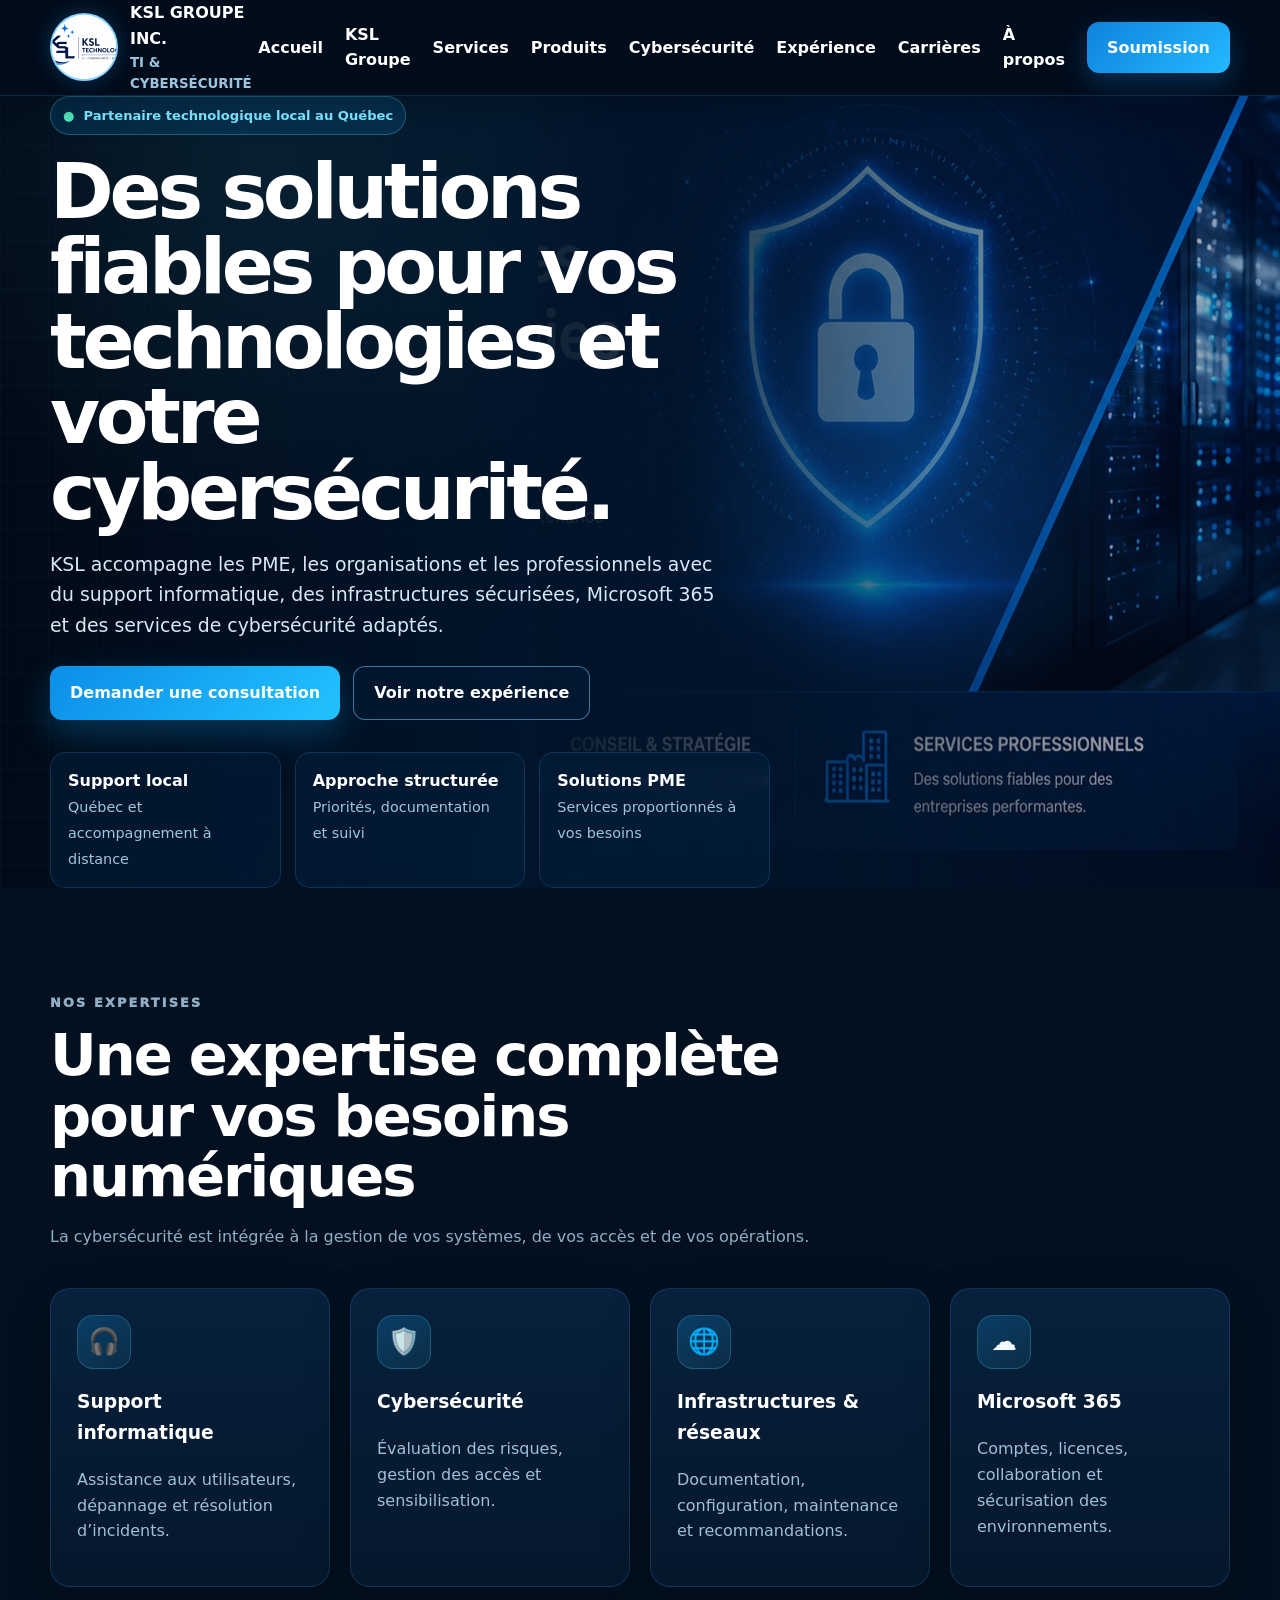
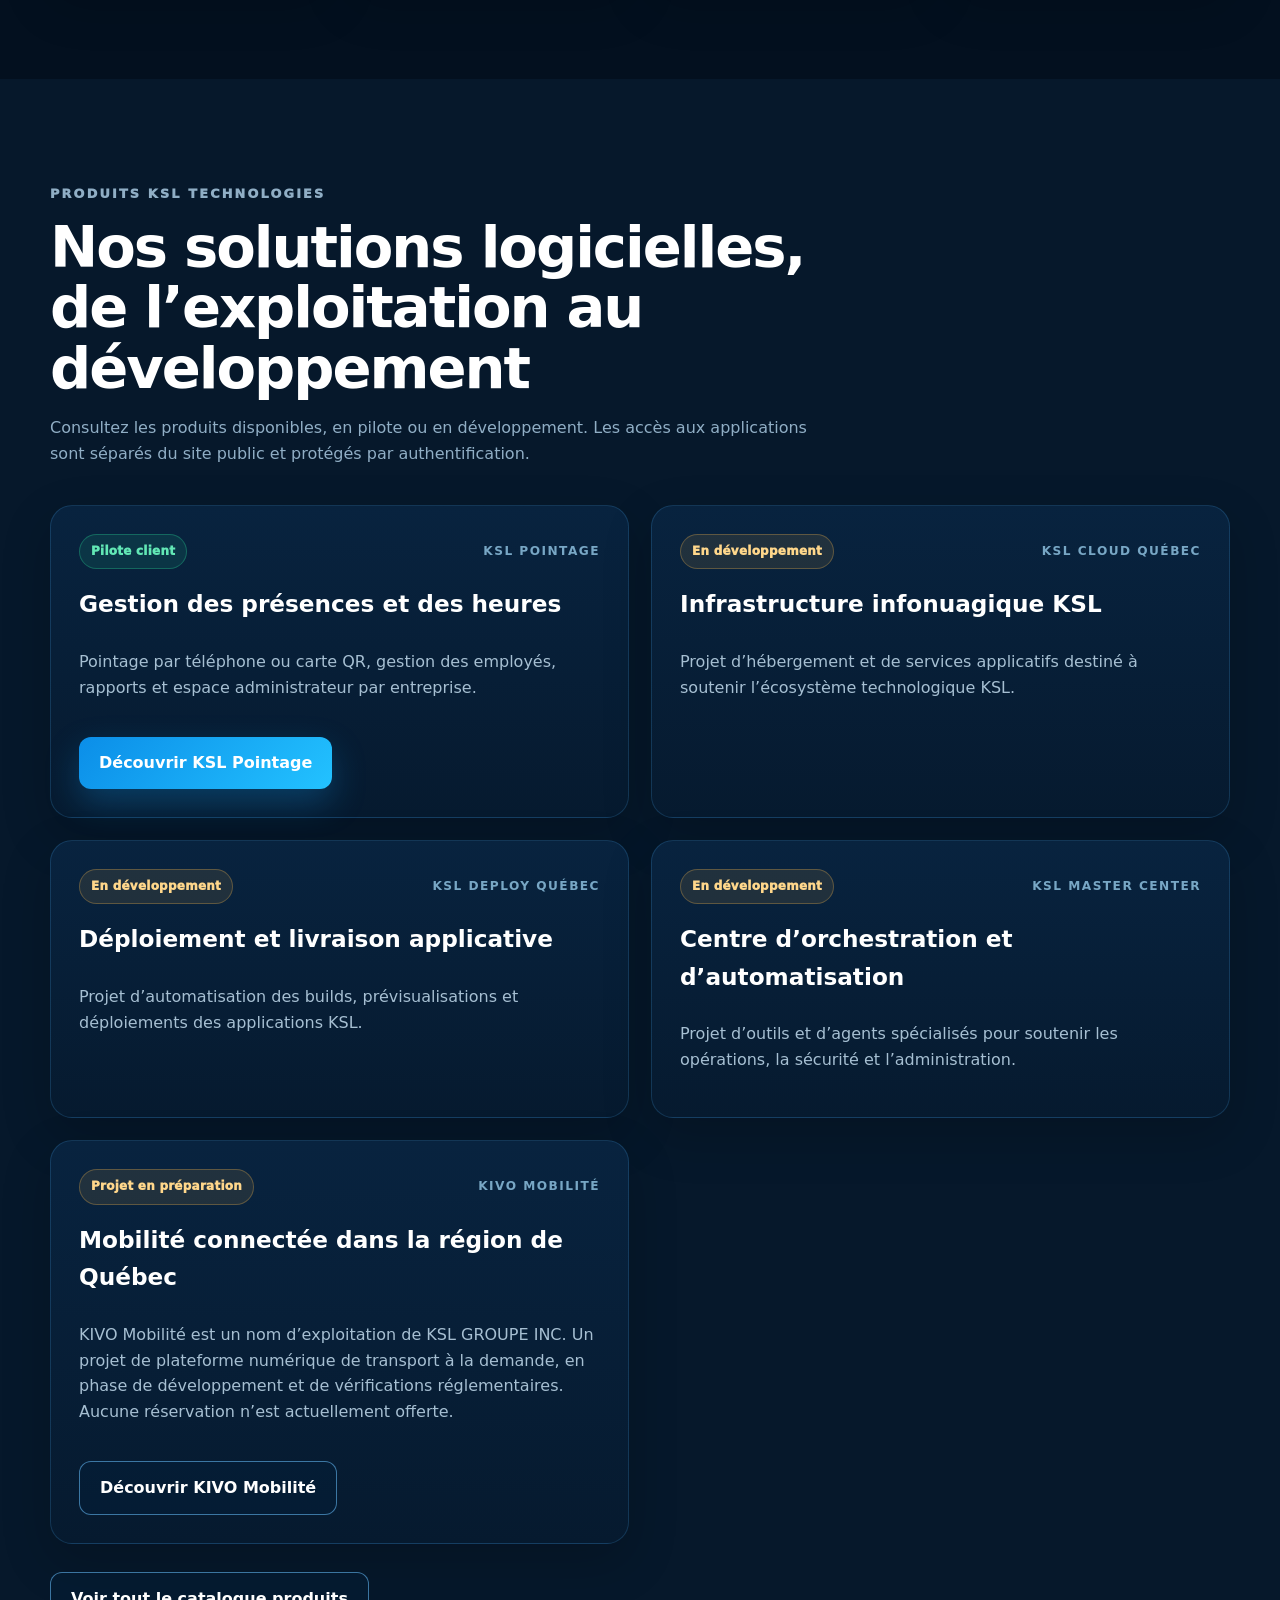
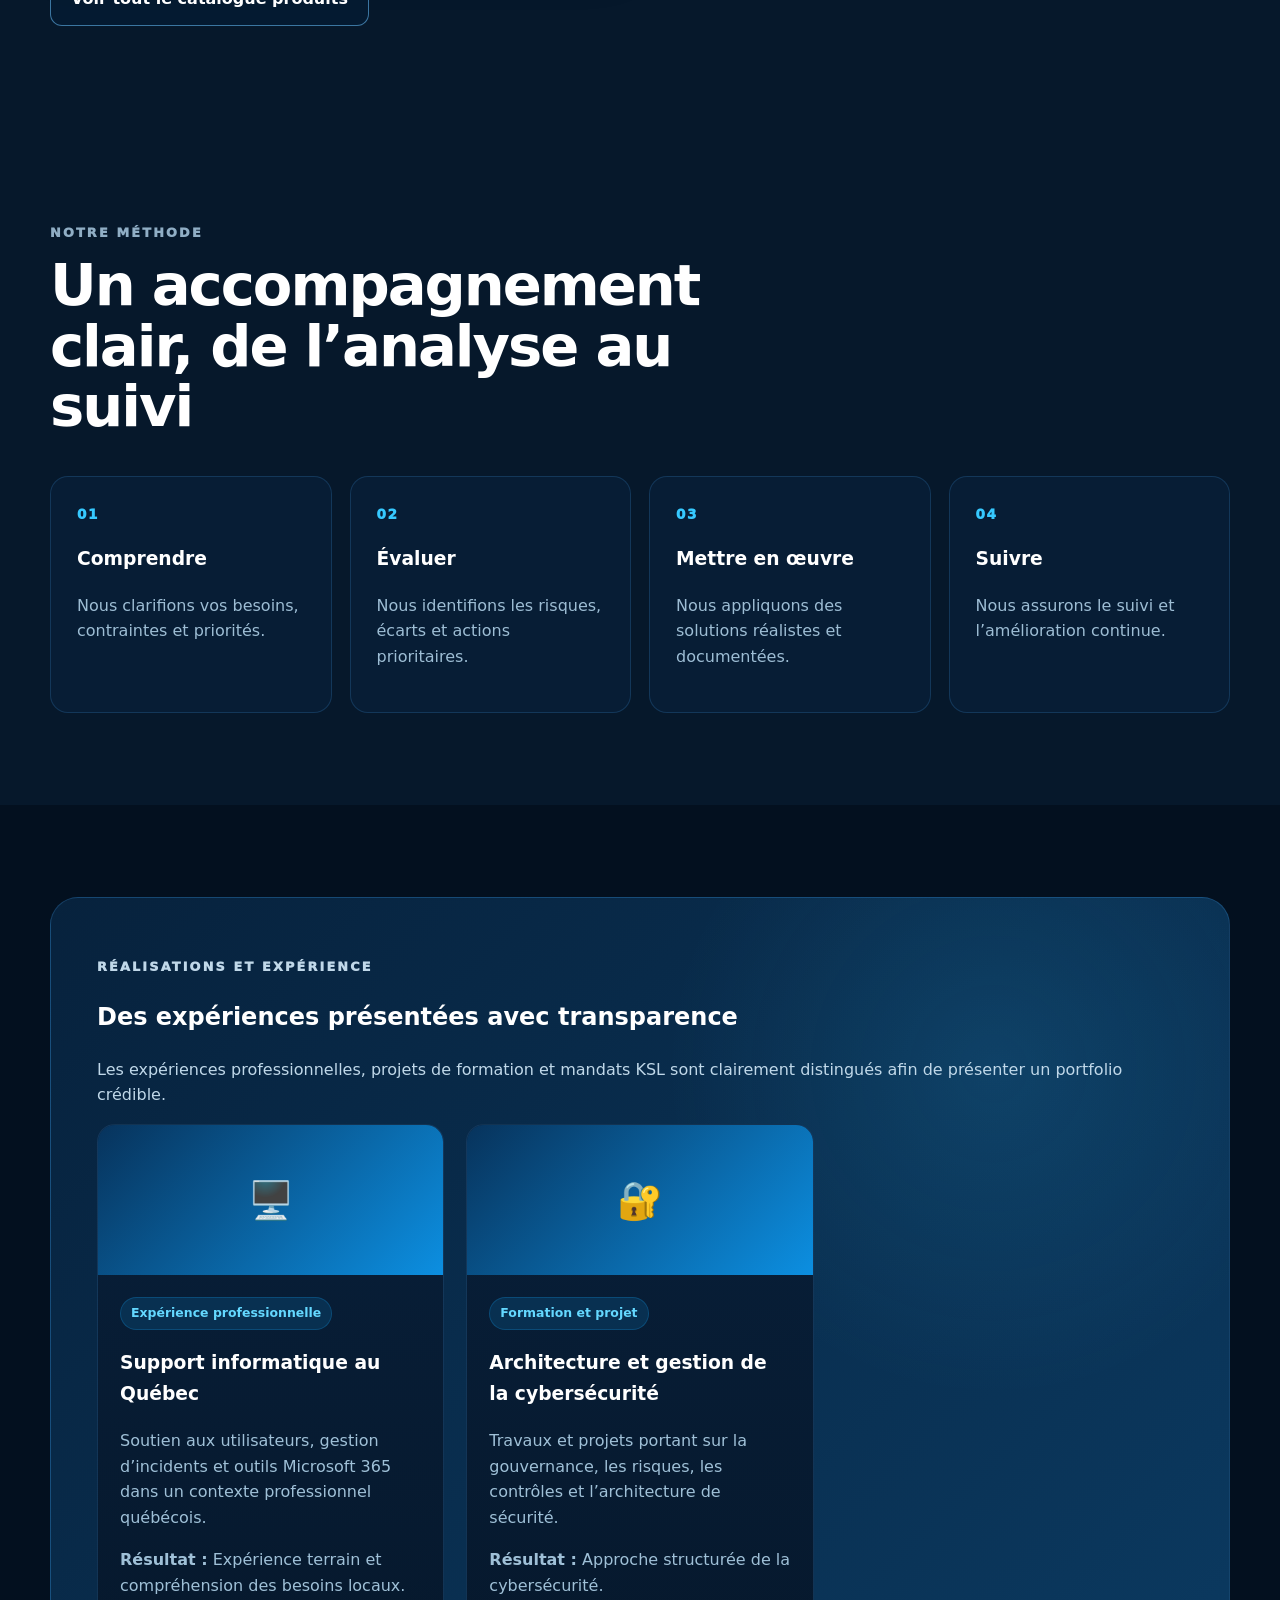
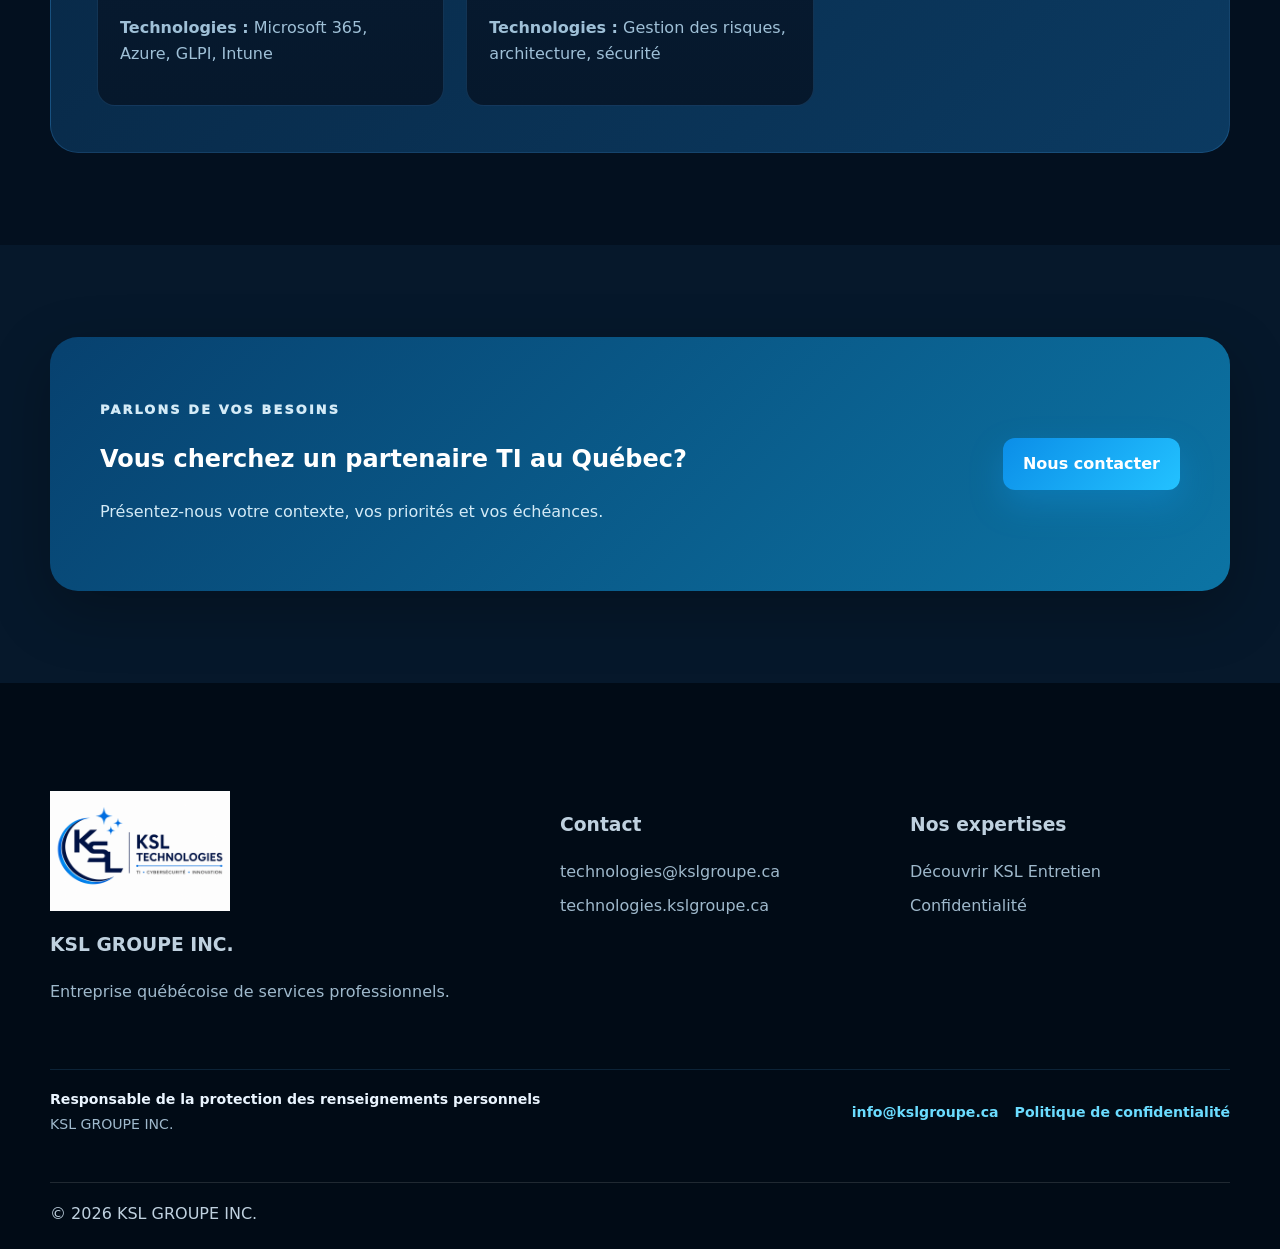
<file: index.html>
<!doctype html><html lang="fr-CA"><head><meta charset="utf-8"><meta name="viewport" content="width=device-width,initial-scale=1"><title>KSL TI & cybersécurité | Québec</title><meta name="description" content="Support informatique, cybersécurité, infrastructures et Microsoft 365 pour PME au Québec."><link rel="canonical" href="https://technologies.kslgroupe.ca/"><link rel="icon" href="/assets/img/favicon.png"><link rel="stylesheet" href="/assets/css/site.css"></head><body><header class="site-header"><div class="container nav"><a class="brand" href="/"><img src="/assets/img/logo-technologies.png" alt="Logo KSL"><span>KSL GROUPE INC.<small>TI & CYBERSÉCURITÉ</small></span></a><button class="menu">Menu</button><nav class="links"><a href="/index.html">Accueil</a><a href="https://kslgroupe.ca/">KSL Groupe</a><a href="/services.html">Services</a><a href="/cybersecurite.html">Cybersécurité</a><a href="/realisations.html">Expérience</a><a href="/carrieres.html">Carrières</a><a href="/a-propos.html">À propos</a><a class="btn btn-primary" href="/soumission.html">Soumission</a></nav></div></header><main>
<section class="hero-v4"><div class="container"><div class="hero-content reveal"><span class="hero-badge">Partenaire technologique local au Québec</span><h1>Des solutions fiables pour vos technologies et votre cybersécurité.</h1><p>KSL accompagne les PME, les organisations et les professionnels avec du support informatique, des infrastructures sécurisées, Microsoft 365 et des services de cybersécurité adaptés.</p><div class="actions"><a class="btn btn-premium" href="/soumission.html">Demander une consultation</a><a class="btn btn-ghost" href="/realisations.html">Voir notre expérience</a></div><div class="hero-metrics"><div class="metric"><strong>Support local</strong><span>Québec et accompagnement à distance</span></div><div class="metric"><strong>Approche structurée</strong><span>Priorités, documentation et suivi</span></div><div class="metric"><strong>Solutions PME</strong><span>Services proportionnés à vos besoins</span></div></div></div></div></section>
<section class="premium-section"><div class="container"><div class="head reveal"><p class="eyebrow">Nos expertises</p><h2>Une expertise complète pour vos besoins numériques</h2><p>La cybersécurité est intégrée à la gestion de vos systèmes, de vos accès et de vos opérations.</p></div><div class="premium-grid"><article class="premium-card reveal"><div class="premium-icon">🎧</div><h3>Support informatique</h3><p>Assistance aux utilisateurs, dépannage et résolution d’incidents.</p></article><article class="premium-card reveal"><div class="premium-icon">🛡️</div><h3>Cybersécurité</h3><p>Évaluation des risques, gestion des accès et sensibilisation.</p></article><article class="premium-card reveal"><div class="premium-icon">🌐</div><h3>Infrastructures & réseaux</h3><p>Documentation, configuration, maintenance et recommandations.</p></article><article class="premium-card reveal"><div class="premium-icon">☁️</div><h3>Microsoft 365</h3><p>Comptes, licences, collaboration et sécurisation des environnements.</p></article></div></div></section>

<section class="premium-section alt" id="produits-ksl">
  <div class="container">
    <div class="head reveal">
      <p class="eyebrow">Produits KSL Technologies</p>
      <h2>Nos solutions logicielles, de l’exploitation au développement</h2>
      <p>Consultez les produits disponibles, en pilote ou en développement. Les accès aux applications sont séparés du site public et protégés par authentification.</p>
    </div>
    <div class="product-grid">
      <article class="product-card reveal">
        <div class="product-topline"><span class="status-badge status-pilot">Pilote client</span><span class="product-code">KSL POINTAGE</span></div>
        <h3>Gestion des présences et des heures</h3>
        <p>Pointage par téléphone ou carte QR, gestion des employés, rapports et espace administrateur par entreprise.</p>
        <div class="product-actions"><a class="btn btn-premium" href="/ksl-pointage.html">Découvrir KSL Pointage</a></div>
      </article>
      <article class="product-card reveal">
        <div class="product-topline"><span class="status-badge status-dev">En développement</span><span class="product-code">KSL CLOUD QUÉBEC</span></div>
        <h3>Infrastructure infonuagique KSL</h3>
        <p>Projet d’hébergement et de services applicatifs destiné à soutenir l’écosystème technologique KSL.</p>
      </article>
      <article class="product-card reveal">
        <div class="product-topline"><span class="status-badge status-dev">En développement</span><span class="product-code">KSL DEPLOY QUÉBEC</span></div>
        <h3>Déploiement et livraison applicative</h3>
        <p>Projet d’automatisation des builds, prévisualisations et déploiements des applications KSL.</p>
      </article>
      <article class="product-card reveal">
        <div class="product-topline"><span class="status-badge status-dev">En développement</span><span class="product-code">KSL MASTER CENTER</span></div>
        <h3>Centre d’orchestration et d’automatisation</h3>
        <p>Projet d’outils et d’agents spécialisés pour soutenir les opérations, la sécurité et l’administration.</p>
      </article>
      <article class="product-card reveal">
        <div class="product-topline"><span class="status-badge status-dev">Projet en préparation</span><span class="product-code">KIVO MOBILITÉ</span></div>
        <h3>Mobilité connectée dans la région de Québec</h3>
        <p>KIVO Mobilité est un nom d’exploitation de KSL GROUPE INC. Un projet de plateforme numérique de transport à la demande, en phase de développement et de vérifications réglementaires. Aucune réservation n’est actuellement offerte.</p>
        <div class="product-actions"><a class="btn btn-ghost" href="https://kivo.kslgroupe.ca/" target="_blank" rel="noopener noreferrer">Découvrir KIVO Mobilité</a></div>
      </article>
    </div>
    <div class="product-catalog-link reveal"><a class="btn btn-ghost" href="/produits.html">Voir tout le catalogue produits</a></div>
  </div>
</section>
<section class="premium-section alt"><div class="container"><div class="head reveal"><p class="eyebrow">Notre méthode</p><h2>Un accompagnement clair, de l’analyse au suivi</h2></div><div class="process"><article class="process-step reveal"><h3>Comprendre</h3><p>Nous clarifions vos besoins, contraintes et priorités.</p></article><article class="process-step reveal"><h3>Évaluer</h3><p>Nous identifions les risques, écarts et actions prioritaires.</p></article><article class="process-step reveal"><h3>Mettre en œuvre</h3><p>Nous appliquons des solutions réalistes et documentées.</p></article><article class="process-step reveal"><h3>Suivre</h3><p>Nous assurons le suivi et l’amélioration continue.</p></article></div></div></section>
<section class="premium-section"><div class="container"><div class="case-band reveal"><p class="eyebrow">Réalisations et expérience</p><h2>Des expériences présentées avec transparence</h2><p>Les expériences professionnelles, projets de formation et mandats KSL sont clairement distingués afin de présenter un portfolio crédible.</p><div class="portfolio-grid" data-portfolio class="portfolio-grid portfolio-grid-spaced"></div></div></div></section>
<section class="premium-section alt"><div class="container premium-cta reveal"><div><p class="eyebrow">Parlons de vos besoins</p><h2>Vous cherchez un partenaire TI au Québec?</h2><p>Présentez-nous votre contexte, vos priorités et vos échéances.</p></div><a class="btn btn-premium" href="/soumission.html">Nous contacter</a></div></section>
</main><footer class="footer"><div class="container footer-grid"><div><img src="/assets/img/logo-technologies.png"><h3>KSL GROUPE INC.</h3><p>Entreprise québécoise de services professionnels.</p></div><div><h3>Contact</h3><a href="mailto:technologies@kslgroupe.ca">technologies@kslgroupe.ca</a><a href="https://technologies.kslgroupe.ca">technologies.kslgroupe.ca</a></div><div><h3>Nos expertises</h3><a href="https://entretien.kslgroupe.ca/">Découvrir KSL Entretien</a><a href="/confidentialite.html">Confidentialité</a></div></div><div class="container bottom">© <span data-year></span> KSL GROUPE INC.</div></footer><script src="/assets/js/site.js"></script></body></html>
</file>
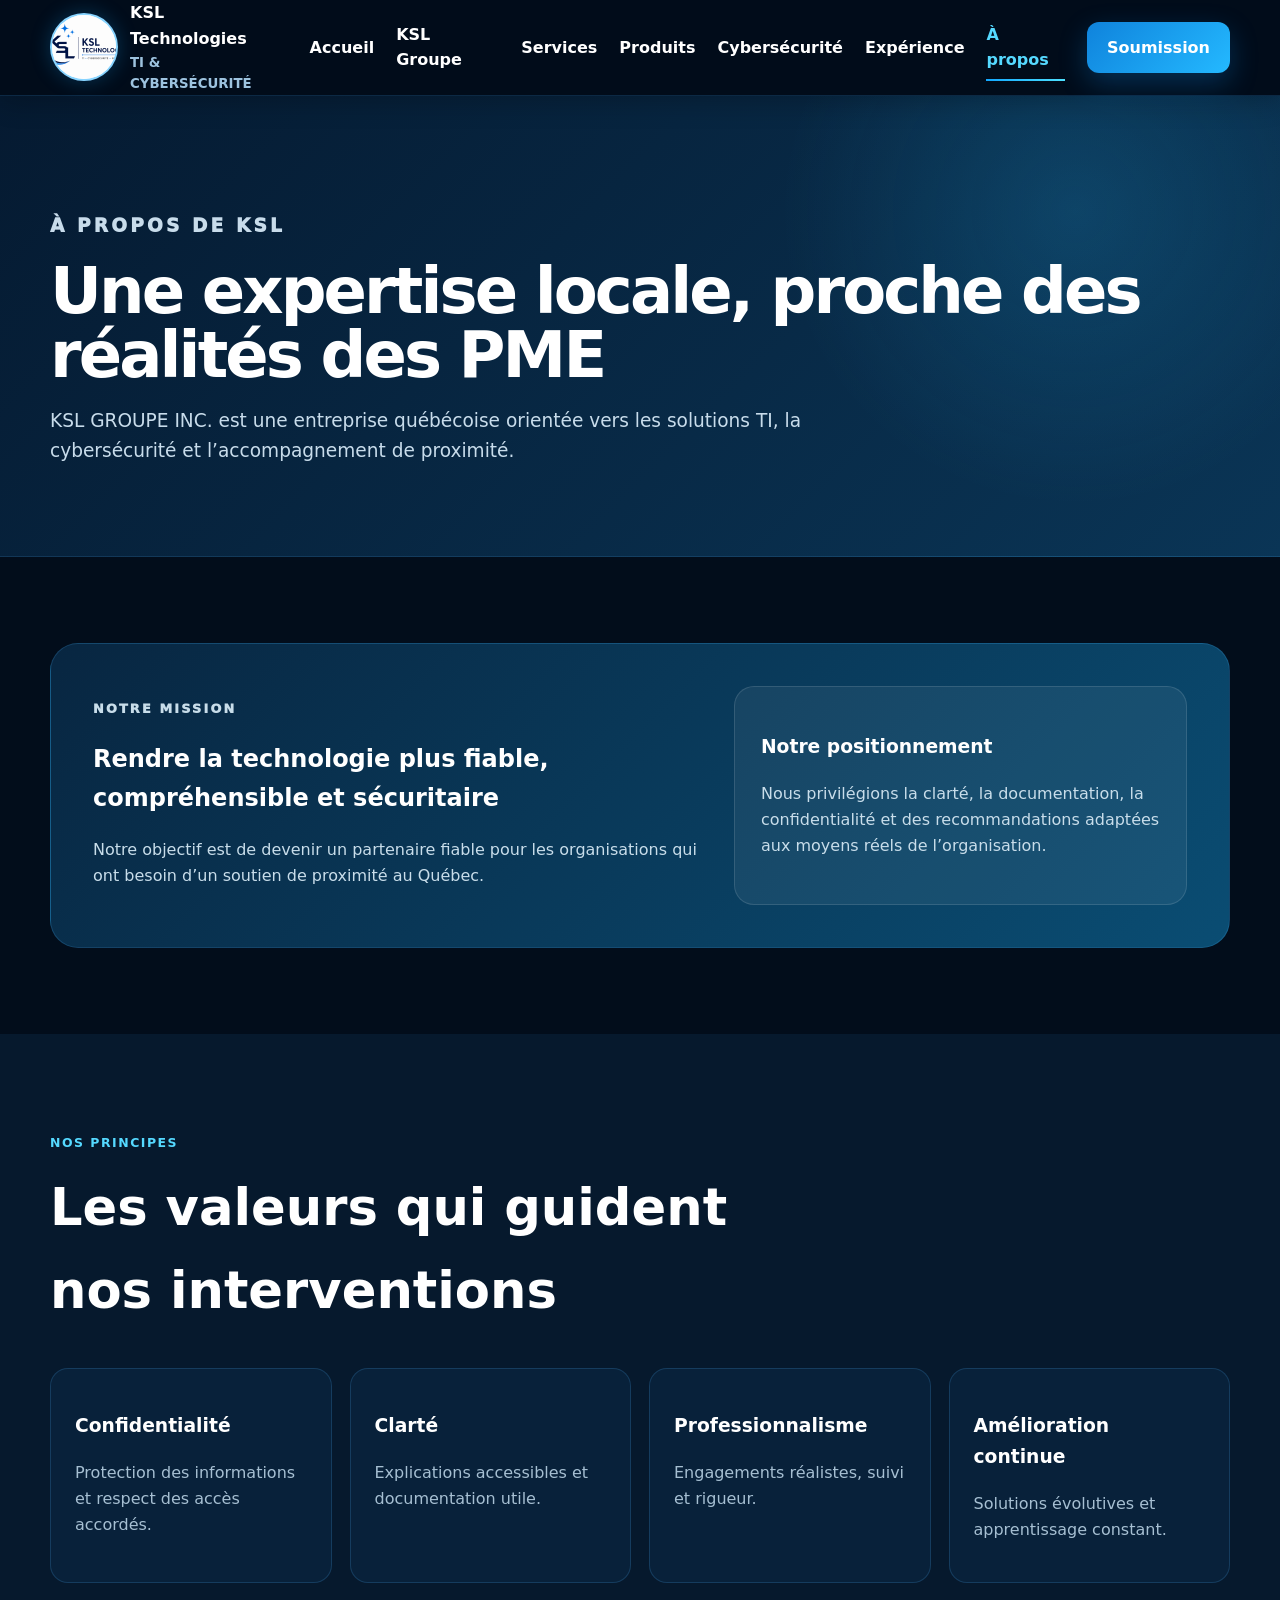
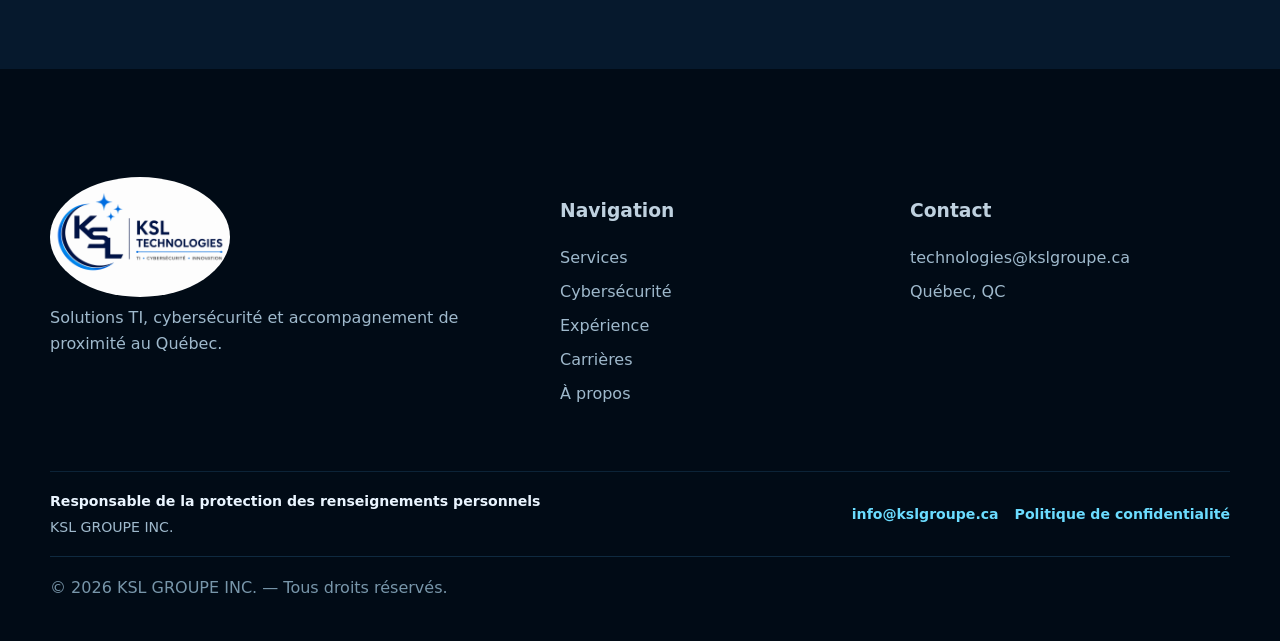
<file: a-propos.html>
<!doctype html>
<html lang="fr-CA">
<head>
  <meta charset="utf-8">
  <meta name="viewport" content="width=device-width,initial-scale=1">
  <title>À propos | KSL Technologies</title>
  <meta name="description" content="À propos de KSL Conseils &amp; Services, entreprise québécoise de TI et cybersécurité.">
  <meta name="theme-color" content="#03101f">
  <link rel="icon" href="/assets/img/favicon.png">
  <link rel="stylesheet" href="/assets/css/site.css">
</head>
<body>
<header class="site-header">
  <div class="container nav">
    <a class="brand" href="/index.html">
      <img src="/assets/img/logo-technologies.png" alt="Logo KSL Technologies">
      <span><strong>KSL Technologies</strong><small>TI & CYBERSÉCURITÉ</small></span>
    </a>
    <button class="menu" aria-label="Ouvrir le menu">☰</button>
    <nav class="links"><a href="/index.html">Accueil</a><a href="https://kslgroupe.ca/">KSL Groupe</a><a class="" href="/services.html">Services</a><a class="" href="/cybersecurite.html">Cybersécurité</a><a class="" href="/realisations.html">Expérience</a><a class="active" href="/a-propos.html">À propos</a><a class="btn btn-primary" href="/soumission.html">Soumission</a></nav>
  </div>
</header>

<main>
<section class="page-hero"><div class="container"><p class="eyebrow">À propos de KSL</p><h1>Une expertise locale, proche des réalités des PME</h1><p>KSL GROUPE INC. est une entreprise québécoise orientée vers les solutions TI, la cybersécurité et l’accompagnement de proximité.</p></div></section>
<section class="section-dark"><div class="container callout"><div><p class="eyebrow">Notre mission</p><h2>Rendre la technologie plus fiable, compréhensible et sécuritaire</h2><p>Notre objectif est de devenir un partenaire fiable pour les organisations qui ont besoin d’un soutien de proximité au Québec.</p></div><div class="callout-panel"><h3>Notre positionnement</h3><p>Nous privilégions la clarté, la documentation, la confidentialité et des recommandations adaptées aux moyens réels de l’organisation.</p></div></div></section>
<section class="section-alt"><div class="container"><div class="section-head"><p class="eyebrow">Nos principes</p><h2>Les valeurs qui guident nos interventions</h2></div><div class="values-grid">
<article class="value-card"><h3>Confidentialité</h3><p>Protection des informations et respect des accès accordés.</p></article>
<article class="value-card"><h3>Clarté</h3><p>Explications accessibles et documentation utile.</p></article>
<article class="value-card"><h3>Professionnalisme</h3><p>Engagements réalistes, suivi et rigueur.</p></article>
<article class="value-card"><h3>Amélioration continue</h3><p>Solutions évolutives et apprentissage constant.</p></article>
</div></div></section>
</main>
<footer class="footer">
  <div class="container footer-grid">
    <div><img class="footer-logo" src="/assets/img/logo-technologies.png" alt="KSL"><p>Solutions TI, cybersécurité et accompagnement de proximité au Québec.</p></div>
    <div><h3>Navigation</h3><a href="/services.html">Services</a><a href="/cybersecurite.html">Cybersécurité</a><a href="/realisations.html">Expérience</a><a href="/carrieres.html">Carrières</a><a href="/a-propos.html">À propos</a></div>
    <div><h3>Contact</h3><a href="mailto:technologies@kslgroupe.ca">technologies@kslgroupe.ca</a><span>Québec, QC</span></div>
  </div>
  <div class="container footer-bottom">© 2026 KSL GROUPE INC. — Tous droits réservés.</div>
</footer>

<script src="/assets/js/site.js"></script>
</body></html>
</file>
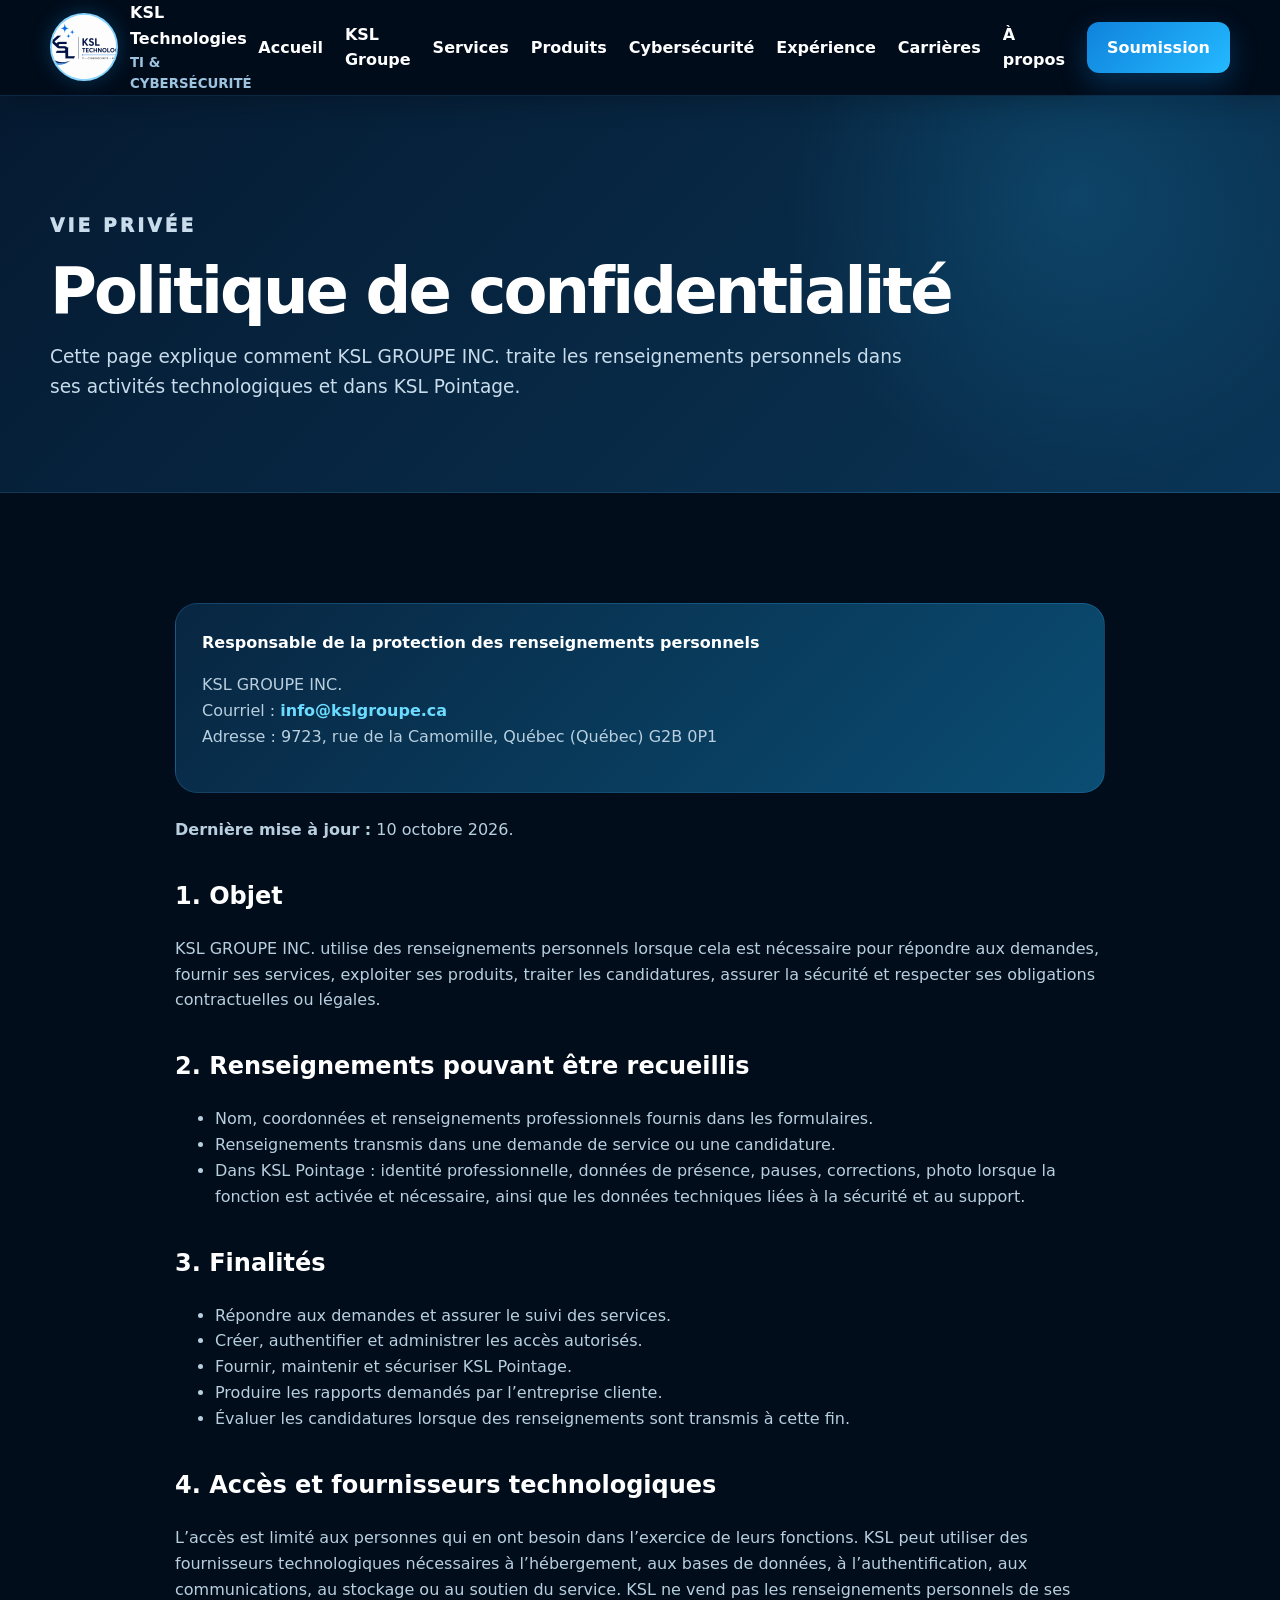
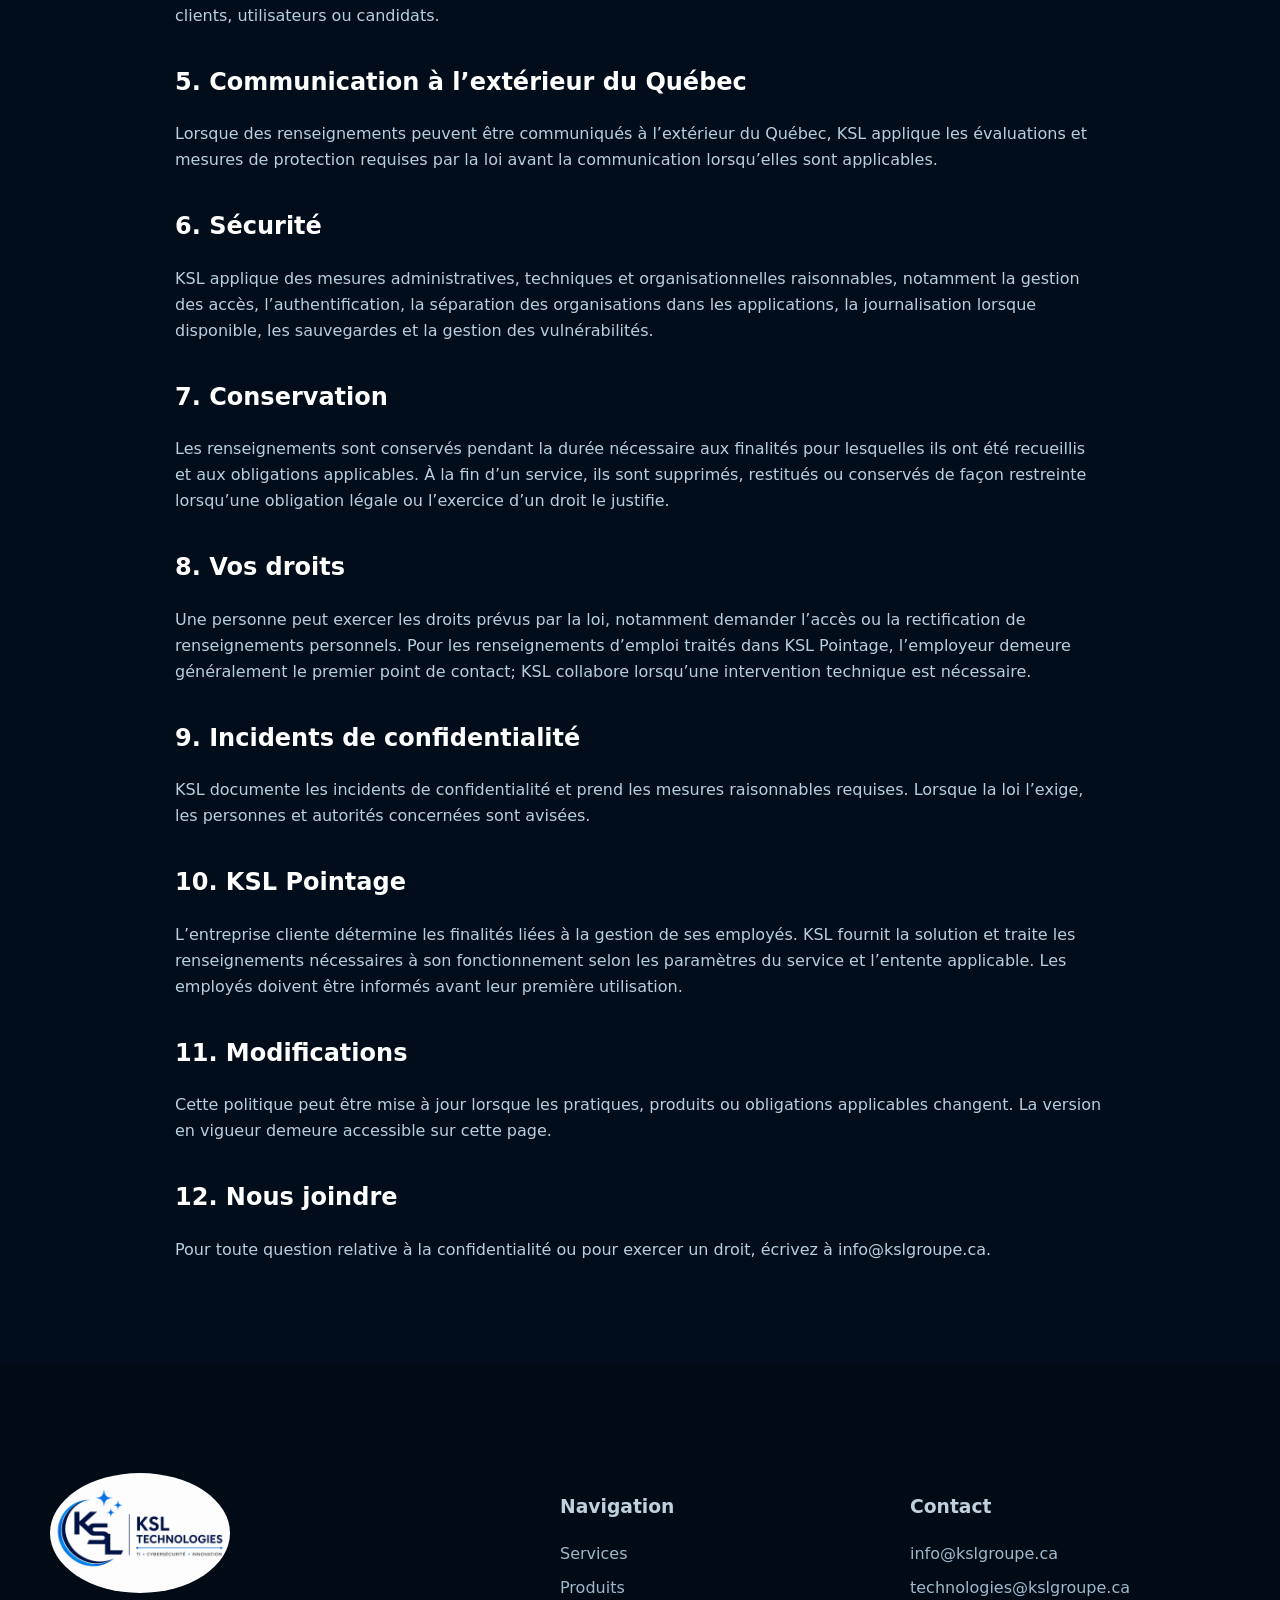
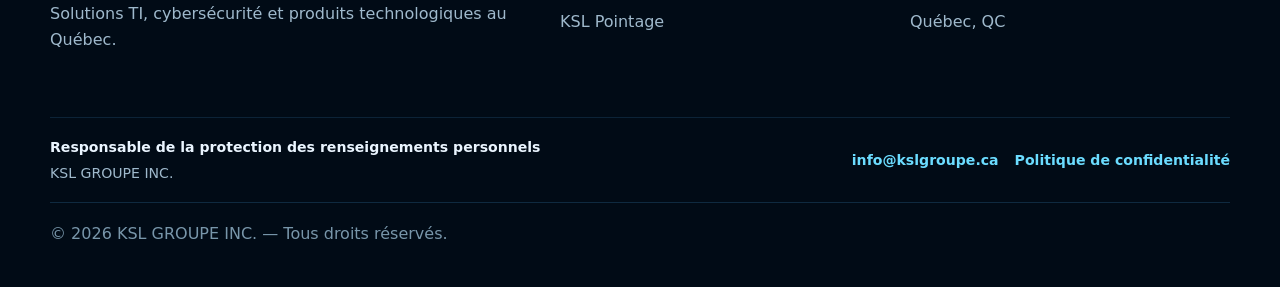
<file: confidentialite.html>
<!doctype html>
<html lang="fr-CA">
<head>
  <meta charset="utf-8"><meta name="viewport" content="width=device-width,initial-scale=1">
  <title>Politique de confidentialité | KSL Technologies</title>
  <meta name="description" content="Politique de confidentialité de KSL GROUPE INC. et renseignements sur le responsable de la protection des renseignements personnels.">
  <meta name="theme-color" content="#03101f">
  <link rel="canonical" href="https://technologies.kslgroupe.ca/confidentialite.html">
  <link rel="icon" href="/assets/img/favicon.png"><link rel="stylesheet" href="/assets/css/site.css">
</head>
<body>
<header class="site-header"><div class="container nav"><a class="brand" href="/index.html"><img src="/assets/img/logo-technologies.png" alt="Logo KSL Technologies"><span><strong>KSL Technologies</strong><small>TI & CYBERSÉCURITÉ</small></span></a><button class="menu" aria-label="Ouvrir le menu">☰</button><nav class="links"><a href="/index.html">Accueil</a><a href="https://kslgroupe.ca/">KSL Groupe</a><a href="/services.html">Services</a><a href="/produits.html">Produits</a><a href="/cybersecurite.html">Cybersécurité</a><a href="/realisations.html">Expérience</a><a href="/carrieres.html">Carrières</a><a href="/a-propos.html">À propos</a><a class="btn btn-primary" href="/soumission.html">Soumission</a></nav></div></header>
<main>
<section class="page-hero"><div class="container"><p class="eyebrow">Vie privée</p><h1>Politique de confidentialité</h1><p>Cette page explique comment KSL GROUPE INC. traite les renseignements personnels dans ses activités technologiques et dans KSL Pointage.</p></div></section>
<section class="section-dark"><div class="container legal-content">
  <div class="legal-contact" data-privacy-officer><strong>Responsable de la protection des renseignements personnels</strong><p>Chargement des coordonnées…</p></div>
  <p><strong>Dernière mise à jour :</strong> 10 octobre 2026.</p>
  <h2>1. Objet</h2><p>KSL GROUPE INC. utilise des renseignements personnels lorsque cela est nécessaire pour répondre aux demandes, fournir ses services, exploiter ses produits, traiter les candidatures, assurer la sécurité et respecter ses obligations contractuelles ou légales.</p>
  <h2>2. Renseignements pouvant être recueillis</h2><ul><li>Nom, coordonnées et renseignements professionnels fournis dans les formulaires.</li><li>Renseignements transmis dans une demande de service ou une candidature.</li><li>Dans KSL Pointage : identité professionnelle, données de présence, pauses, corrections, photo lorsque la fonction est activée et nécessaire, ainsi que les données techniques liées à la sécurité et au support.</li></ul>
  <h2>3. Finalités</h2><ul><li>Répondre aux demandes et assurer le suivi des services.</li><li>Créer, authentifier et administrer les accès autorisés.</li><li>Fournir, maintenir et sécuriser KSL Pointage.</li><li>Produire les rapports demandés par l’entreprise cliente.</li><li>Évaluer les candidatures lorsque des renseignements sont transmis à cette fin.</li></ul>
  <h2>4. Accès et fournisseurs technologiques</h2><p>L’accès est limité aux personnes qui en ont besoin dans l’exercice de leurs fonctions. KSL peut utiliser des fournisseurs technologiques nécessaires à l’hébergement, aux bases de données, à l’authentification, aux communications, au stockage ou au soutien du service. KSL ne vend pas les renseignements personnels de ses clients, utilisateurs ou candidats.</p>
  <h2>5. Communication à l’extérieur du Québec</h2><p>Lorsque des renseignements peuvent être communiqués à l’extérieur du Québec, KSL applique les évaluations et mesures de protection requises par la loi avant la communication lorsqu’elles sont applicables.</p>
  <h2>6. Sécurité</h2><p>KSL applique des mesures administratives, techniques et organisationnelles raisonnables, notamment la gestion des accès, l’authentification, la séparation des organisations dans les applications, la journalisation lorsque disponible, les sauvegardes et la gestion des vulnérabilités.</p>
  <h2>7. Conservation</h2><p>Les renseignements sont conservés pendant la durée nécessaire aux finalités pour lesquelles ils ont été recueillis et aux obligations applicables. À la fin d’un service, ils sont supprimés, restitués ou conservés de façon restreinte lorsqu’une obligation légale ou l’exercice d’un droit le justifie.</p>
  <h2>8. Vos droits</h2><p>Une personne peut exercer les droits prévus par la loi, notamment demander l’accès ou la rectification de renseignements personnels. Pour les renseignements d’emploi traités dans KSL Pointage, l’employeur demeure généralement le premier point de contact; KSL collabore lorsqu’une intervention technique est nécessaire.</p>
  <h2>9. Incidents de confidentialité</h2><p>KSL documente les incidents de confidentialité et prend les mesures raisonnables requises. Lorsque la loi l’exige, les personnes et autorités concernées sont avisées.</p>
  <h2>10. KSL Pointage</h2><p>L’entreprise cliente détermine les finalités liées à la gestion de ses employés. KSL fournit la solution et traite les renseignements nécessaires à son fonctionnement selon les paramètres du service et l’entente applicable. Les employés doivent être informés avant leur première utilisation.</p>
  <h2>11. Modifications</h2><p>Cette politique peut être mise à jour lorsque les pratiques, produits ou obligations applicables changent. La version en vigueur demeure accessible sur cette page.</p>
  <h2>12. Nous joindre</h2><p>Pour toute question relative à la confidentialité ou pour exercer un droit, écrivez à <a href="mailto:info@kslgroupe.ca">info@kslgroupe.ca</a>.</p>
</div></section>
</main>
<footer class="footer"><div class="container footer-grid"><div><img class="footer-logo" src="/assets/img/logo-technologies.png" alt="KSL"><p>Solutions TI, cybersécurité et produits technologiques au Québec.</p></div><div><h3>Navigation</h3><a href="/services.html">Services</a><a href="/produits.html">Produits</a><a href="/ksl-pointage.html">KSL Pointage</a></div><div><h3>Contact</h3><a href="mailto:info@kslgroupe.ca">info@kslgroupe.ca</a><a href="mailto:technologies@kslgroupe.ca">technologies@kslgroupe.ca</a><span>Québec, QC</span></div></div><div class="container footer-bottom">© 2026 KSL GROUPE INC. — Tous droits réservés.</div></footer>
<script src="/assets/js/site.js"></script>
</body></html>
</file>
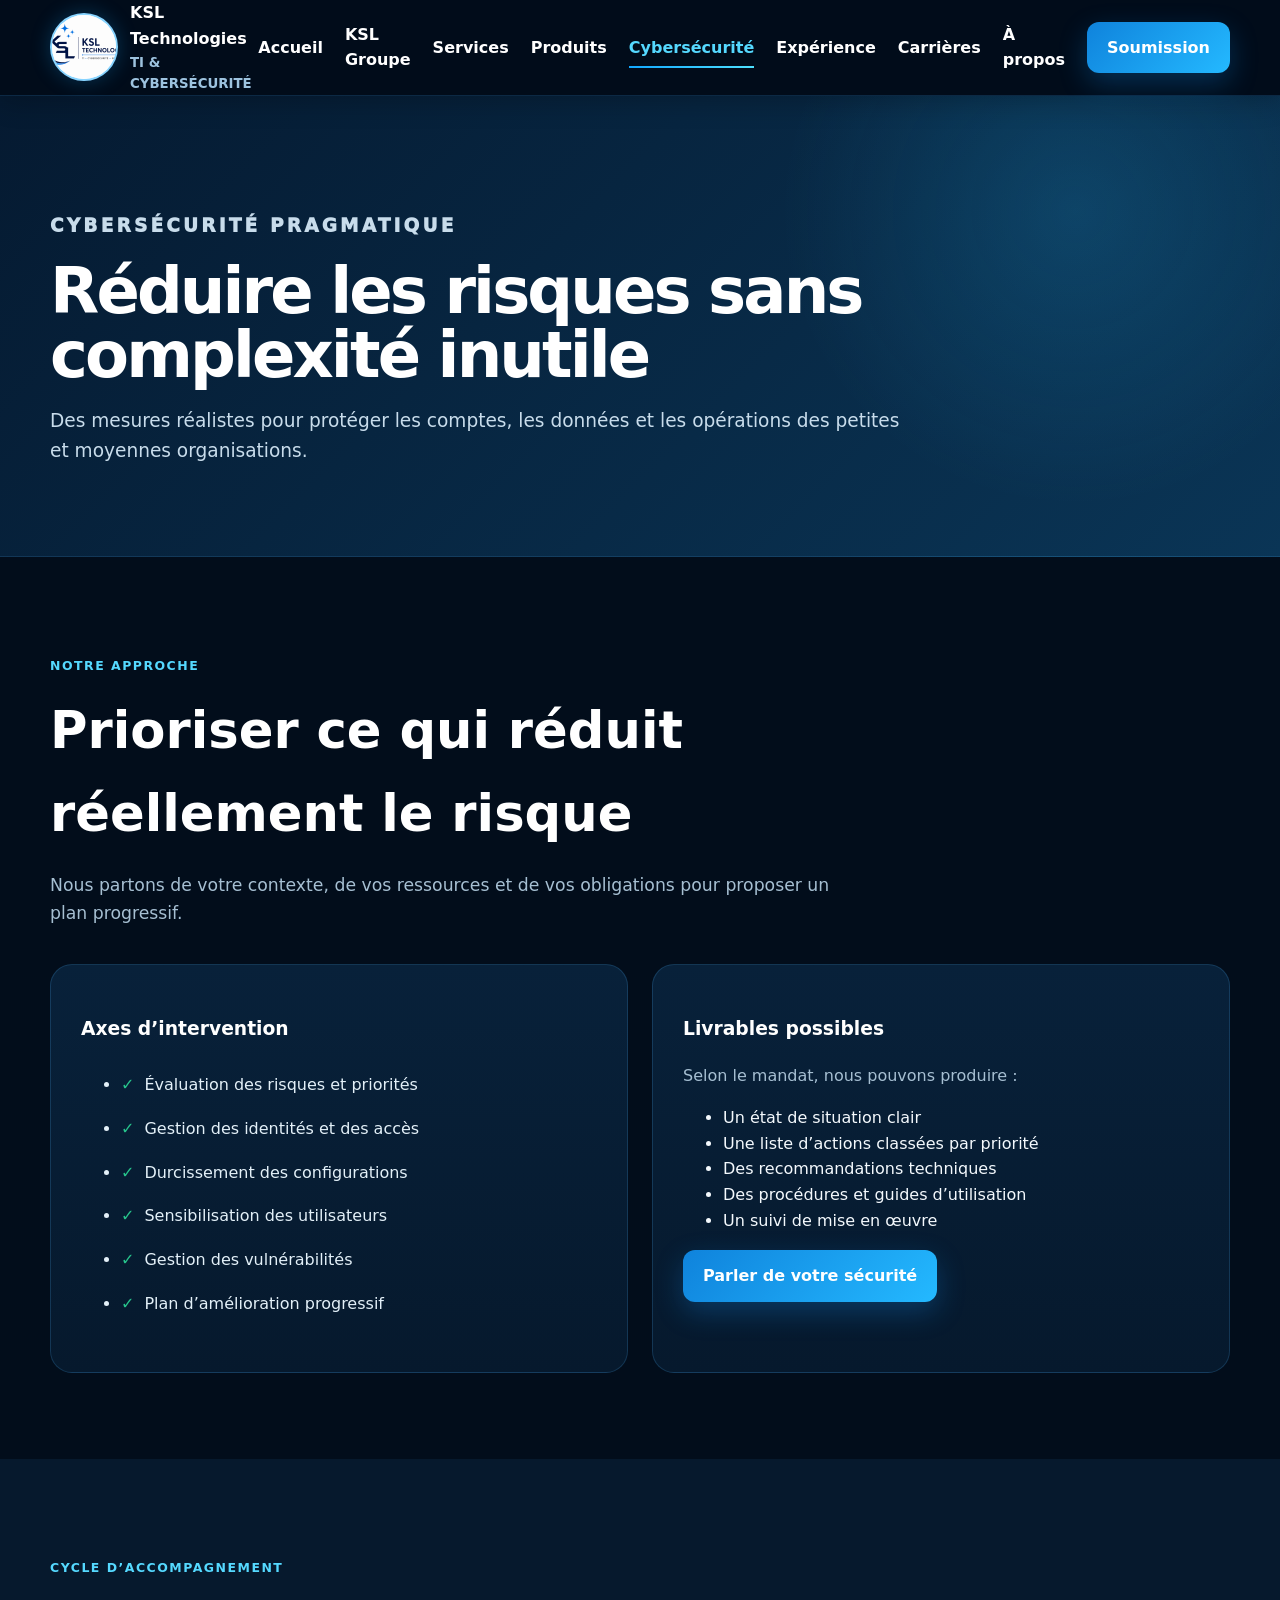
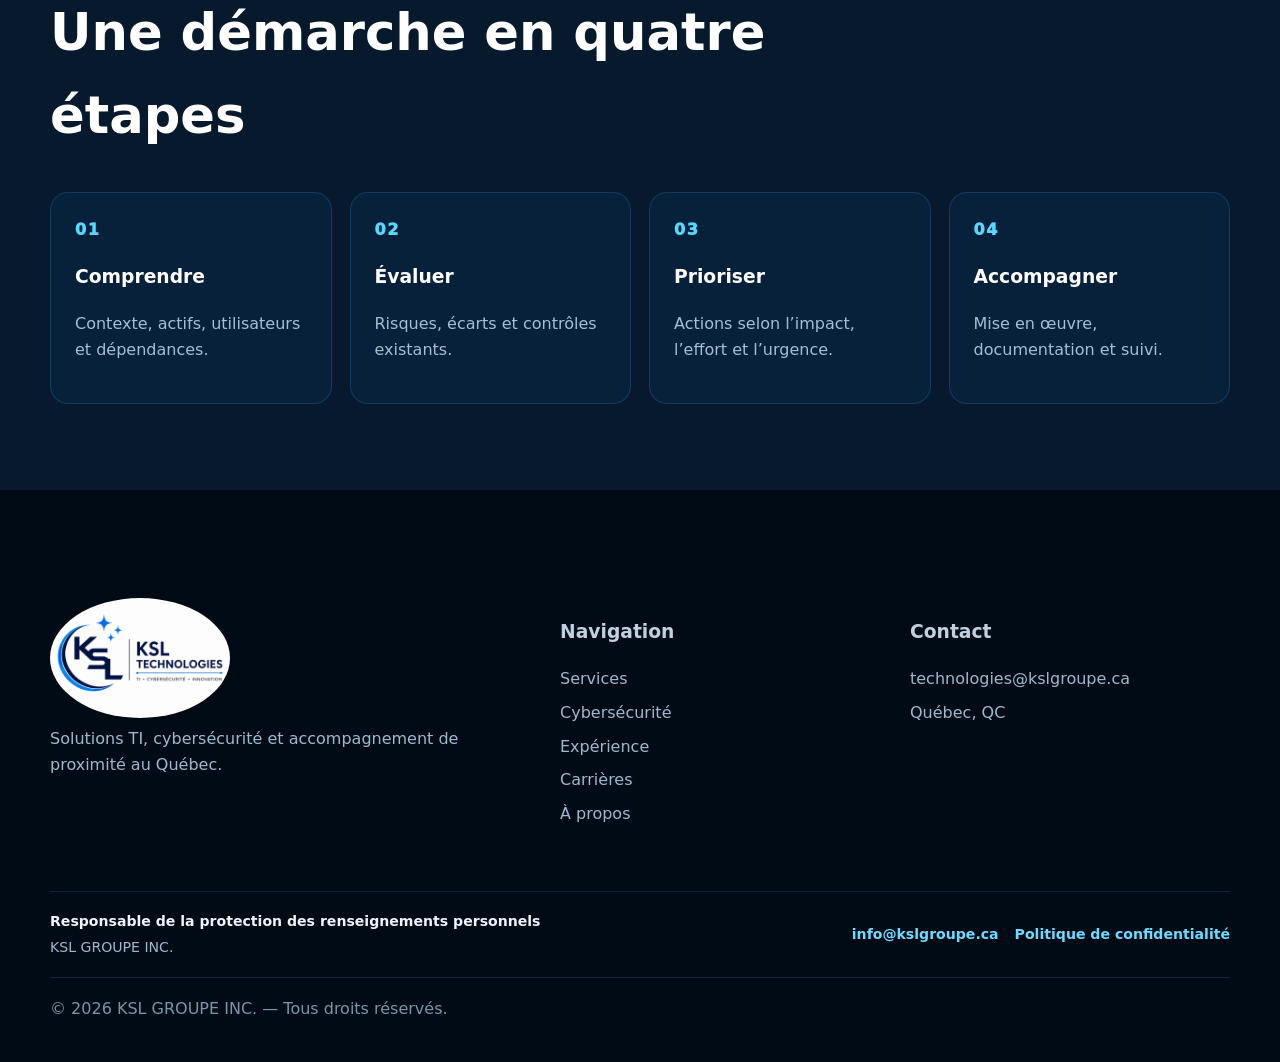
<file: cybersecurite.html>
<!doctype html>
<html lang="fr-CA">
<head>
  <meta charset="utf-8">
  <meta name="viewport" content="width=device-width,initial-scale=1">
  <title>Cybersécurité | KSL Technologies</title>
  <meta name="description" content="Services de cybersécurité pragmatiques pour PME : accès, risques, configurations et sensibilisation.">
  <meta name="theme-color" content="#03101f">
  <link rel="icon" href="/assets/img/favicon.png">
  <link rel="stylesheet" href="/assets/css/site.css">
</head>
<body>
<header class="site-header">
  <div class="container nav">
    <a class="brand" href="/index.html">
      <img src="/assets/img/logo-technologies.png" alt="Logo KSL Technologies">
      <span><strong>KSL Technologies</strong><small>TI & CYBERSÉCURITÉ</small></span>
    </a>
    <button class="menu" aria-label="Ouvrir le menu">☰</button>
    <nav class="links"><a href="/index.html">Accueil</a><a href="https://kslgroupe.ca/">KSL Groupe</a><a class="" href="/services.html">Services</a><a class="active" href="/cybersecurite.html">Cybersécurité</a><a class="" href="/realisations.html">Expérience</a><a class="" href="/carrieres.html">Carrières</a><a class="" href="/a-propos.html">À propos</a><a class="btn btn-primary" href="/soumission.html">Soumission</a></nav>
  </div>
</header>

<main>
<section class="page-hero"><div class="container"><p class="eyebrow">Cybersécurité pragmatique</p><h1>Réduire les risques sans complexité inutile</h1><p>Des mesures réalistes pour protéger les comptes, les données et les opérations des petites et moyennes organisations.</p></div></section>
<section class="section-dark"><div class="container">
<div class="section-head"><p class="eyebrow">Notre approche</p><h2>Prioriser ce qui réduit réellement le risque</h2><p>Nous partons de votre contexte, de vos ressources et de vos obligations pour proposer un plan progressif.</p></div>
<div class="risk-grid">
<div class="risk-list"><h3>Axes d’intervention</h3><ul><li>Évaluation des risques et priorités</li><li>Gestion des identités et des accès</li><li>Durcissement des configurations</li><li>Sensibilisation des utilisateurs</li><li>Gestion des vulnérabilités</li><li>Plan d’amélioration progressif</li></ul></div>
<div class="light-panel"><h3>Livrables possibles</h3><p>Selon le mandat, nous pouvons produire :</p><ul><li>Un état de situation clair</li><li>Une liste d’actions classées par priorité</li><li>Des recommandations techniques</li><li>Des procédures et guides d’utilisation</li><li>Un suivi de mise en œuvre</li></ul><a class="btn btn-primary" href="/soumission.html">Parler de votre sécurité</a></div>
</div></div></section>
<section class="section-alt"><div class="container"><div class="section-head"><p class="eyebrow">Cycle d’accompagnement</p><h2>Une démarche en quatre étapes</h2></div><div class="timeline">
<article><span>01</span><h3>Comprendre</h3><p>Contexte, actifs, utilisateurs et dépendances.</p></article>
<article><span>02</span><h3>Évaluer</h3><p>Risques, écarts et contrôles existants.</p></article>
<article><span>03</span><h3>Prioriser</h3><p>Actions selon l’impact, l’effort et l’urgence.</p></article>
<article><span>04</span><h3>Accompagner</h3><p>Mise en œuvre, documentation et suivi.</p></article>
</div></div></section>
</main>
<footer class="footer">
  <div class="container footer-grid">
    <div><img class="footer-logo" src="/assets/img/logo-technologies.png" alt="KSL"><p>Solutions TI, cybersécurité et accompagnement de proximité au Québec.</p></div>
    <div><h3>Navigation</h3><a href="/services.html">Services</a><a href="/cybersecurite.html">Cybersécurité</a><a href="/realisations.html">Expérience</a><a href="/carrieres.html">Carrières</a><a href="/a-propos.html">À propos</a></div>
    <div><h3>Contact</h3><a href="mailto:technologies@kslgroupe.ca">technologies@kslgroupe.ca</a><span>Québec, QC</span></div>
  </div>
  <div class="container footer-bottom">© 2026 KSL GROUPE INC. — Tous droits réservés.</div>
</footer>

<script src="/assets/js/site.js"></script>
</body></html>
</file>
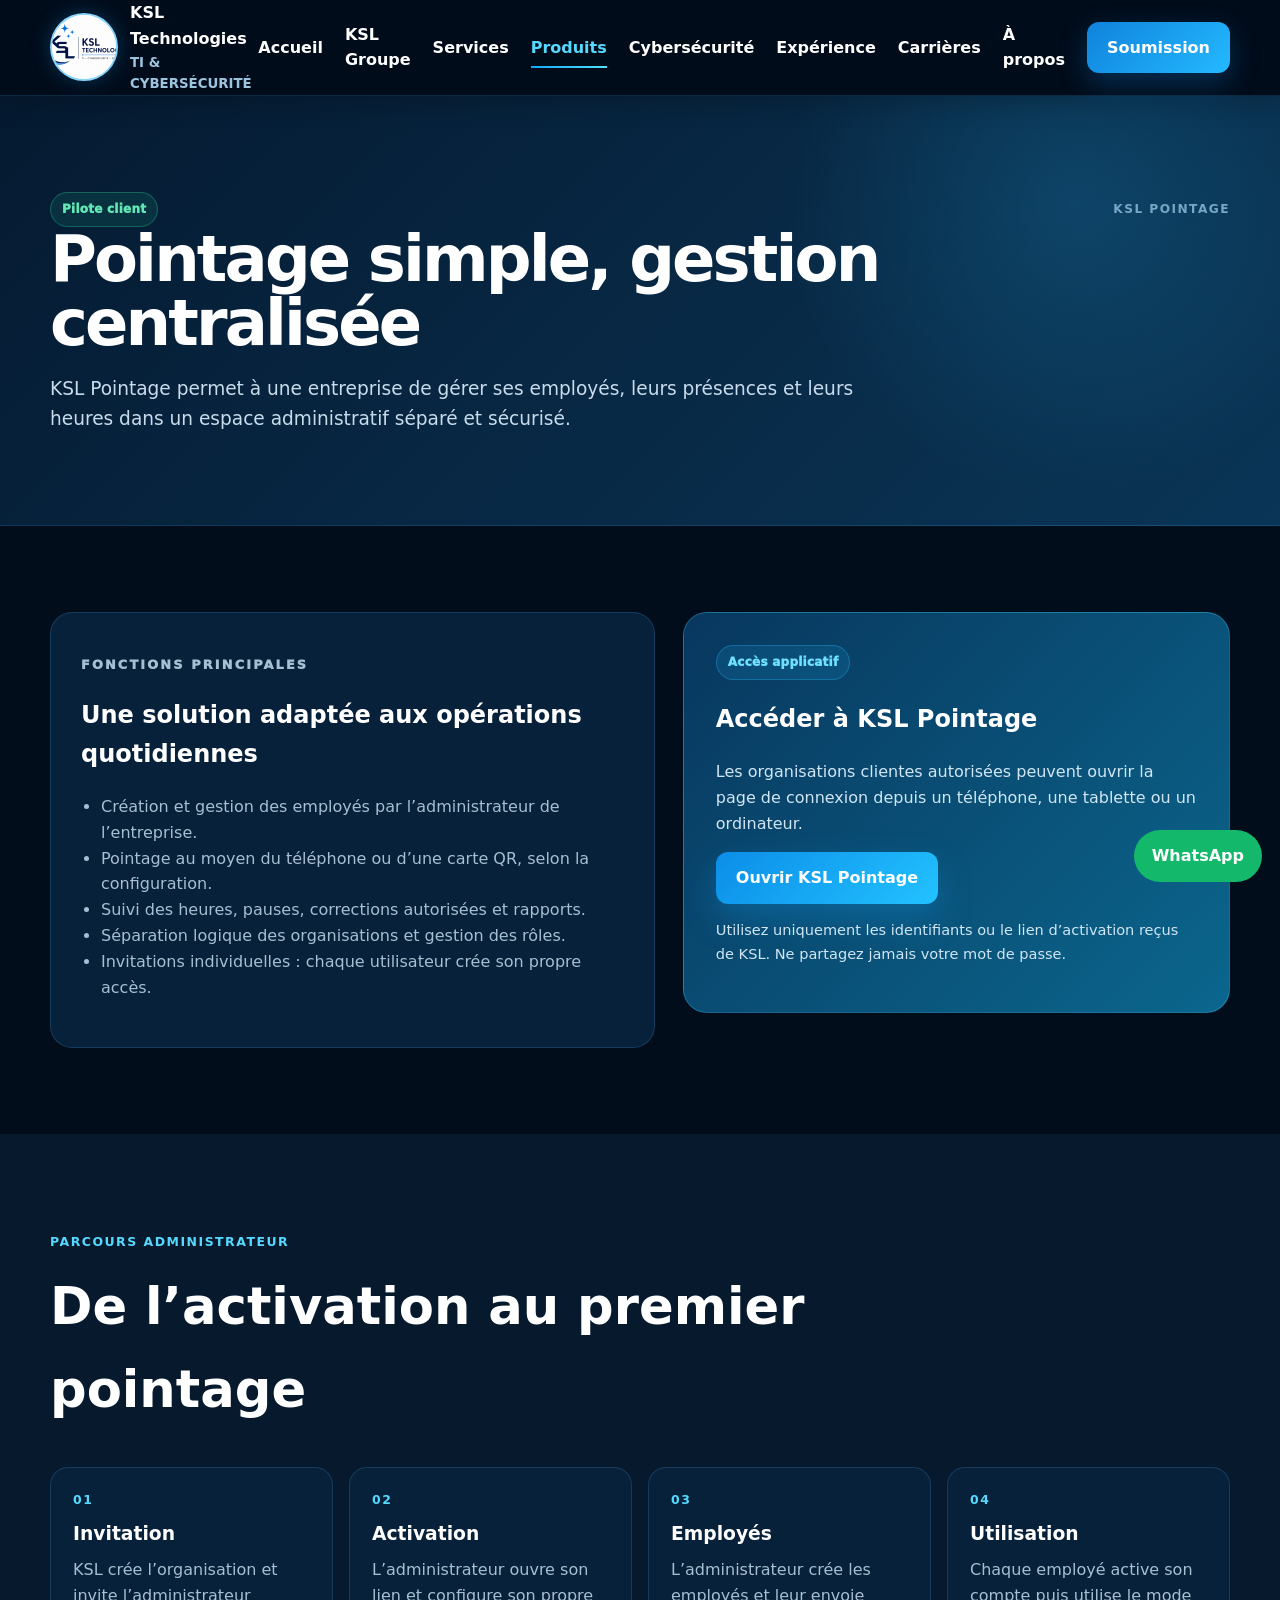
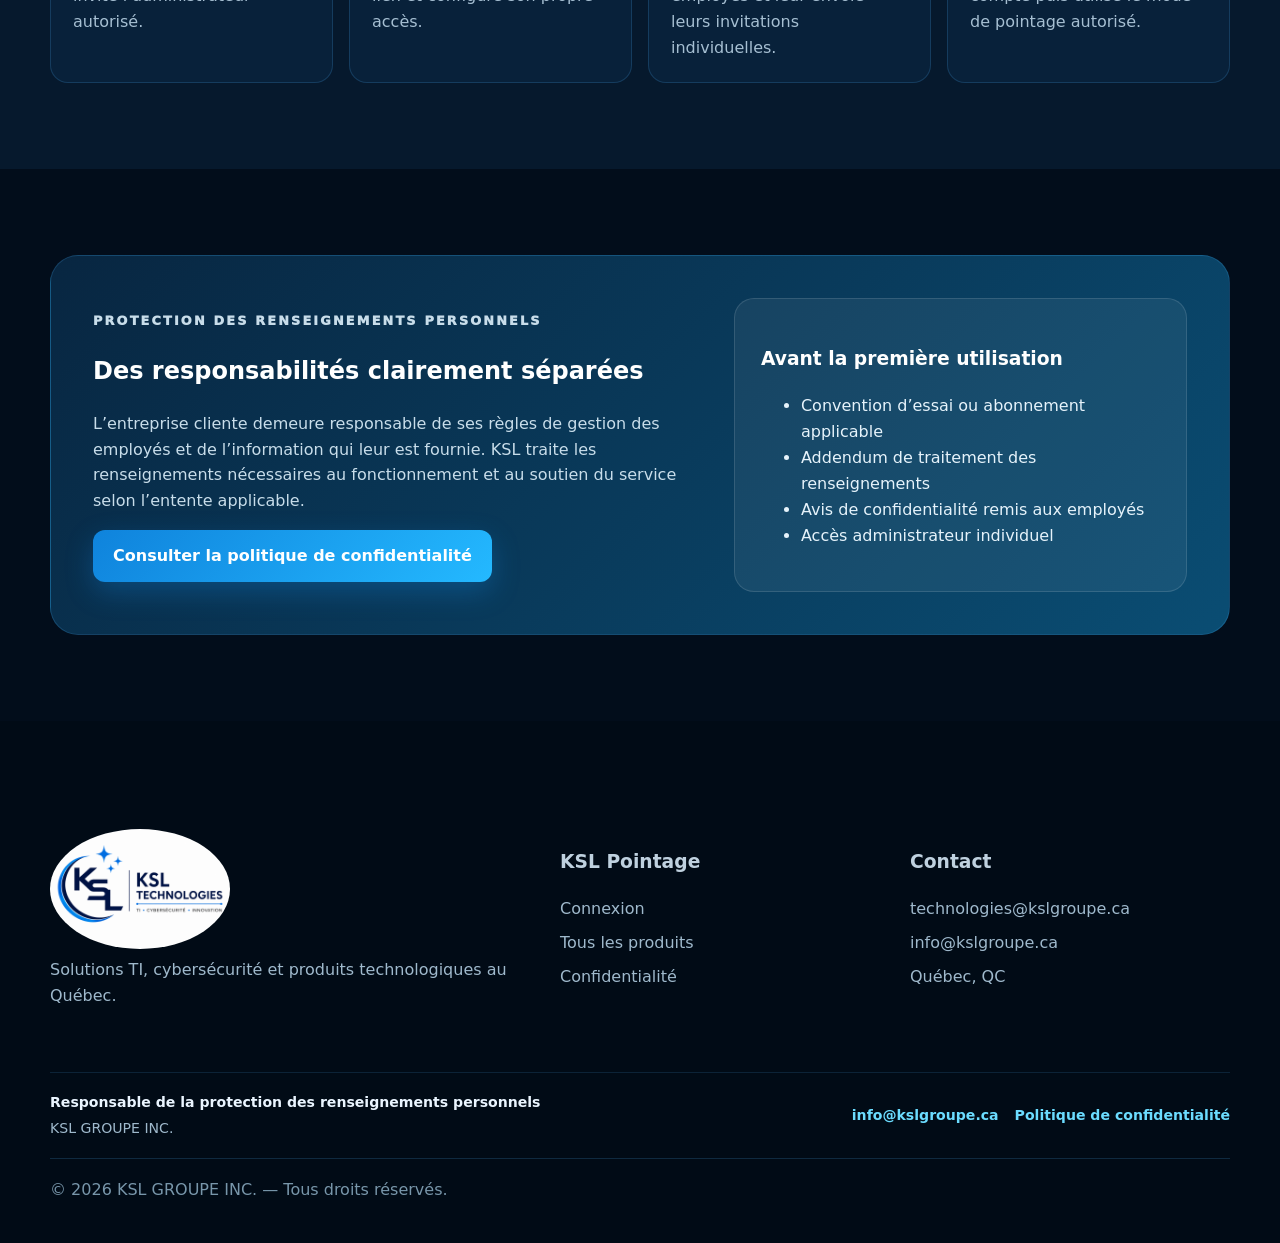
<file: ksl-pointage.html>
<!doctype html>
<html lang="fr-CA">
<head>
  <meta charset="utf-8"><meta name="viewport" content="width=device-width,initial-scale=1">
  <title>KSL Pointage | KSL Technologies</title>
  <meta name="description" content="KSL Pointage : gestion des présences, employés, heures, pauses et rapports pour les entreprises.">
  <meta name="theme-color" content="#03101f">
  <link rel="canonical" href="https://technologies.kslgroupe.ca/ksl-pointage.html">
  <link rel="icon" href="/assets/img/favicon.png"><link rel="stylesheet" href="/assets/css/site.css">
</head>
<body>
<header class="site-header"><div class="container nav"><a class="brand" href="/index.html"><img src="/assets/img/logo-technologies.png" alt="Logo KSL Technologies"><span><strong>KSL Technologies</strong><small>TI & CYBERSÉCURITÉ</small></span></a><button class="menu" aria-label="Ouvrir le menu">☰</button><nav class="links"><a href="/index.html">Accueil</a><a href="https://kslgroupe.ca/">KSL Groupe</a><a href="/services.html">Services</a><a class="active" href="/produits.html">Produits</a><a href="/cybersecurite.html">Cybersécurité</a><a href="/realisations.html">Expérience</a><a href="/carrieres.html">Carrières</a><a href="/a-propos.html">À propos</a><a class="btn btn-primary" href="/soumission.html">Soumission</a></nav></div></header>
<main>
<section class="page-hero"><div class="container"><div class="product-topline"><span class="status-badge status-pilot">Pilote client</span><span class="product-code">KSL POINTAGE</span></div><h1>Pointage simple, gestion centralisée</h1><p>KSL Pointage permet à une entreprise de gérer ses employés, leurs présences et leurs heures dans un espace administratif séparé et sécurisé.</p></div></section>
<section class="section-dark"><div class="container product-detail-grid">
  <div class="product-panel"><p class="eyebrow">Fonctions principales</p><h2>Une solution adaptée aux opérations quotidiennes</h2><ul><li>Création et gestion des employés par l’administrateur de l’entreprise.</li><li>Pointage au moyen du téléphone ou d’une carte QR, selon la configuration.</li><li>Suivi des heures, pauses, corrections autorisées et rapports.</li><li>Séparation logique des organisations et gestion des rôles.</li><li>Invitations individuelles : chaque utilisateur crée son propre accès.</li></ul></div>
  <aside class="access-panel"><span class="status-badge status-live">Accès applicatif</span><h2>Accéder à KSL Pointage</h2><p>Les organisations clientes autorisées peuvent ouvrir la page de connexion depuis un téléphone, une tablette ou un ordinateur.</p><a class="btn btn-premium" href="https://pointage.kslgroupe.ca/connexion" target="_blank" rel="noopener noreferrer">Ouvrir KSL Pointage</a><p class="access-note">Utilisez uniquement les identifiants ou le lien d’activation reçus de KSL. Ne partagez jamais votre mot de passe.</p></aside>
</div></section>
<section class="section-alt"><div class="container"><div class="section-head"><p class="eyebrow">Parcours administrateur</p><h2>De l’activation au premier pointage</h2></div><div class="flow-grid">
  <article class="flow-step"><strong>01</strong><h3>Invitation</h3><p>KSL crée l’organisation et invite l’administrateur autorisé.</p></article>
  <article class="flow-step"><strong>02</strong><h3>Activation</h3><p>L’administrateur ouvre son lien et configure son propre accès.</p></article>
  <article class="flow-step"><strong>03</strong><h3>Employés</h3><p>L’administrateur crée les employés et leur envoie leurs invitations individuelles.</p></article>
  <article class="flow-step"><strong>04</strong><h3>Utilisation</h3><p>Chaque employé active son compte puis utilise le mode de pointage autorisé.</p></article>
</div></div></section>
<section class="section-dark"><div class="container callout"><div><p class="eyebrow">Protection des renseignements personnels</p><h2>Des responsabilités clairement séparées</h2><p>L’entreprise cliente demeure responsable de ses règles de gestion des employés et de l’information qui leur est fournie. KSL traite les renseignements nécessaires au fonctionnement et au soutien du service selon l’entente applicable.</p><a class="btn btn-primary" href="/confidentialite.html">Consulter la politique de confidentialité</a></div><div class="callout-panel"><h3>Avant la première utilisation</h3><ul><li>Convention d’essai ou abonnement applicable</li><li>Addendum de traitement des renseignements</li><li>Avis de confidentialité remis aux employés</li><li>Accès administrateur individuel</li></ul></div></div></section>
</main>
<footer class="footer"><div class="container footer-grid"><div><img class="footer-logo" src="/assets/img/logo-technologies.png" alt="KSL"><p>Solutions TI, cybersécurité et produits technologiques au Québec.</p></div><div><h3>KSL Pointage</h3><a href="https://pointage.kslgroupe.ca/connexion" target="_blank" rel="noopener noreferrer">Connexion</a><a href="/produits.html">Tous les produits</a><a href="/confidentialite.html">Confidentialité</a></div><div><h3>Contact</h3><a href="mailto:technologies@kslgroupe.ca">technologies@kslgroupe.ca</a><a href="mailto:info@kslgroupe.ca">info@kslgroupe.ca</a><span>Québec, QC</span></div></div><div class="container footer-bottom">© 2026 KSL GROUPE INC. — Tous droits réservés.</div></footer>
<a class="whatsapp" href="https://wa.me/13673303592" target="_blank" rel="noopener">WhatsApp</a><script src="/assets/js/site.js"></script>
</body></html>
</file>
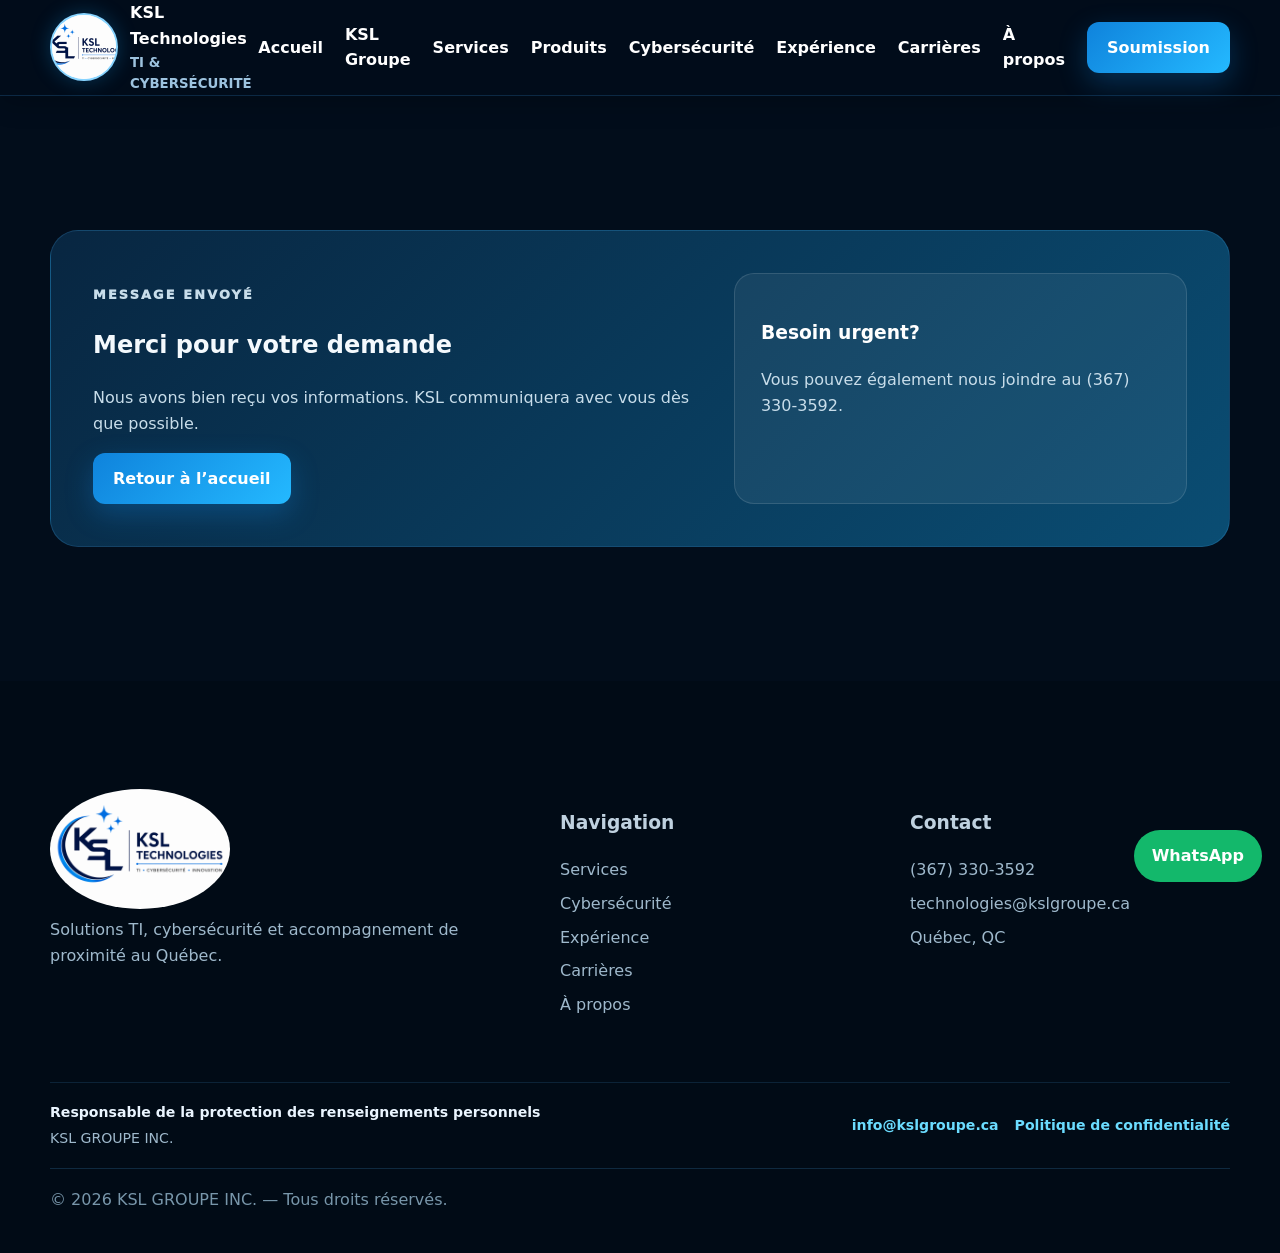
<file: merci.html>
<!doctype html>
<html lang="fr-CA">
<head>
  <meta charset="utf-8">
  <meta name="viewport" content="width=device-width,initial-scale=1">
  <title>Merci | KSL Technologies</title>
  <meta name="description" content="Confirmation de réception de la demande.">
  <meta name="theme-color" content="#03101f">
  <link rel="icon" href="/assets/img/favicon.png">
  <link rel="stylesheet" href="/assets/css/site.css">
</head>
<body>
<header class="site-header">
  <div class="container nav">
    <a class="brand" href="/index.html">
      <img src="/assets/img/logo-technologies.png" alt="Logo KSL Technologies">
      <span><strong>KSL Technologies</strong><small>TI & CYBERSÉCURITÉ</small></span>
    </a>
    <button class="menu" aria-label="Ouvrir le menu">☰</button>
    <nav class="links"><a href="/index.html">Accueil</a><a href="https://kslgroupe.ca/">KSL Groupe</a><a class="" href="/services.html">Services</a><a class="" href="/cybersecurite.html">Cybersécurité</a><a class="" href="/realisations.html">Expérience</a><a class="" href="/carrieres.html">Carrières</a><a class="" href="/a-propos.html">À propos</a><a class="btn btn-primary" href="/soumission.html">Soumission</a></nav>
  </div>
</header>

<main><section class="section-dark thankyou-section"><div class="container"><div class="callout"><div><p class="eyebrow">Message envoyé</p><h1>Merci pour votre demande</h1><p>Nous avons bien reçu vos informations. KSL communiquera avec vous dès que possible.</p><a class="btn btn-primary" href="/index.html">Retour à l’accueil</a></div><div class="callout-panel"><h3>Besoin urgent?</h3><p>Vous pouvez également nous joindre au <a href="tel:+13673303592">(367) 330-3592</a>.</p></div></div></div></section></main>
<footer class="footer">
  <div class="container footer-grid">
    <div><img class="footer-logo" src="/assets/img/logo-technologies.png" alt="KSL"><p>Solutions TI, cybersécurité et accompagnement de proximité au Québec.</p></div>
    <div><h3>Navigation</h3><a href="/services.html">Services</a><a href="/cybersecurite.html">Cybersécurité</a><a href="/realisations.html">Expérience</a><a href="/carrieres.html">Carrières</a><a href="/a-propos.html">À propos</a></div>
    <div><h3>Contact</h3><a href="tel:+13673303592">(367) 330-3592</a><a href="mailto:technologies@kslgroupe.ca">technologies@kslgroupe.ca</a><span>Québec, QC</span></div>
  </div>
  <div class="container footer-bottom">© 2026 KSL GROUPE INC. — Tous droits réservés.</div>
</footer>
<a class="whatsapp" href="https://wa.me/13673303592" target="_blank" rel="noopener">WhatsApp</a>
<script src="/assets/js/site.js"></script>
</body></html>
</file>
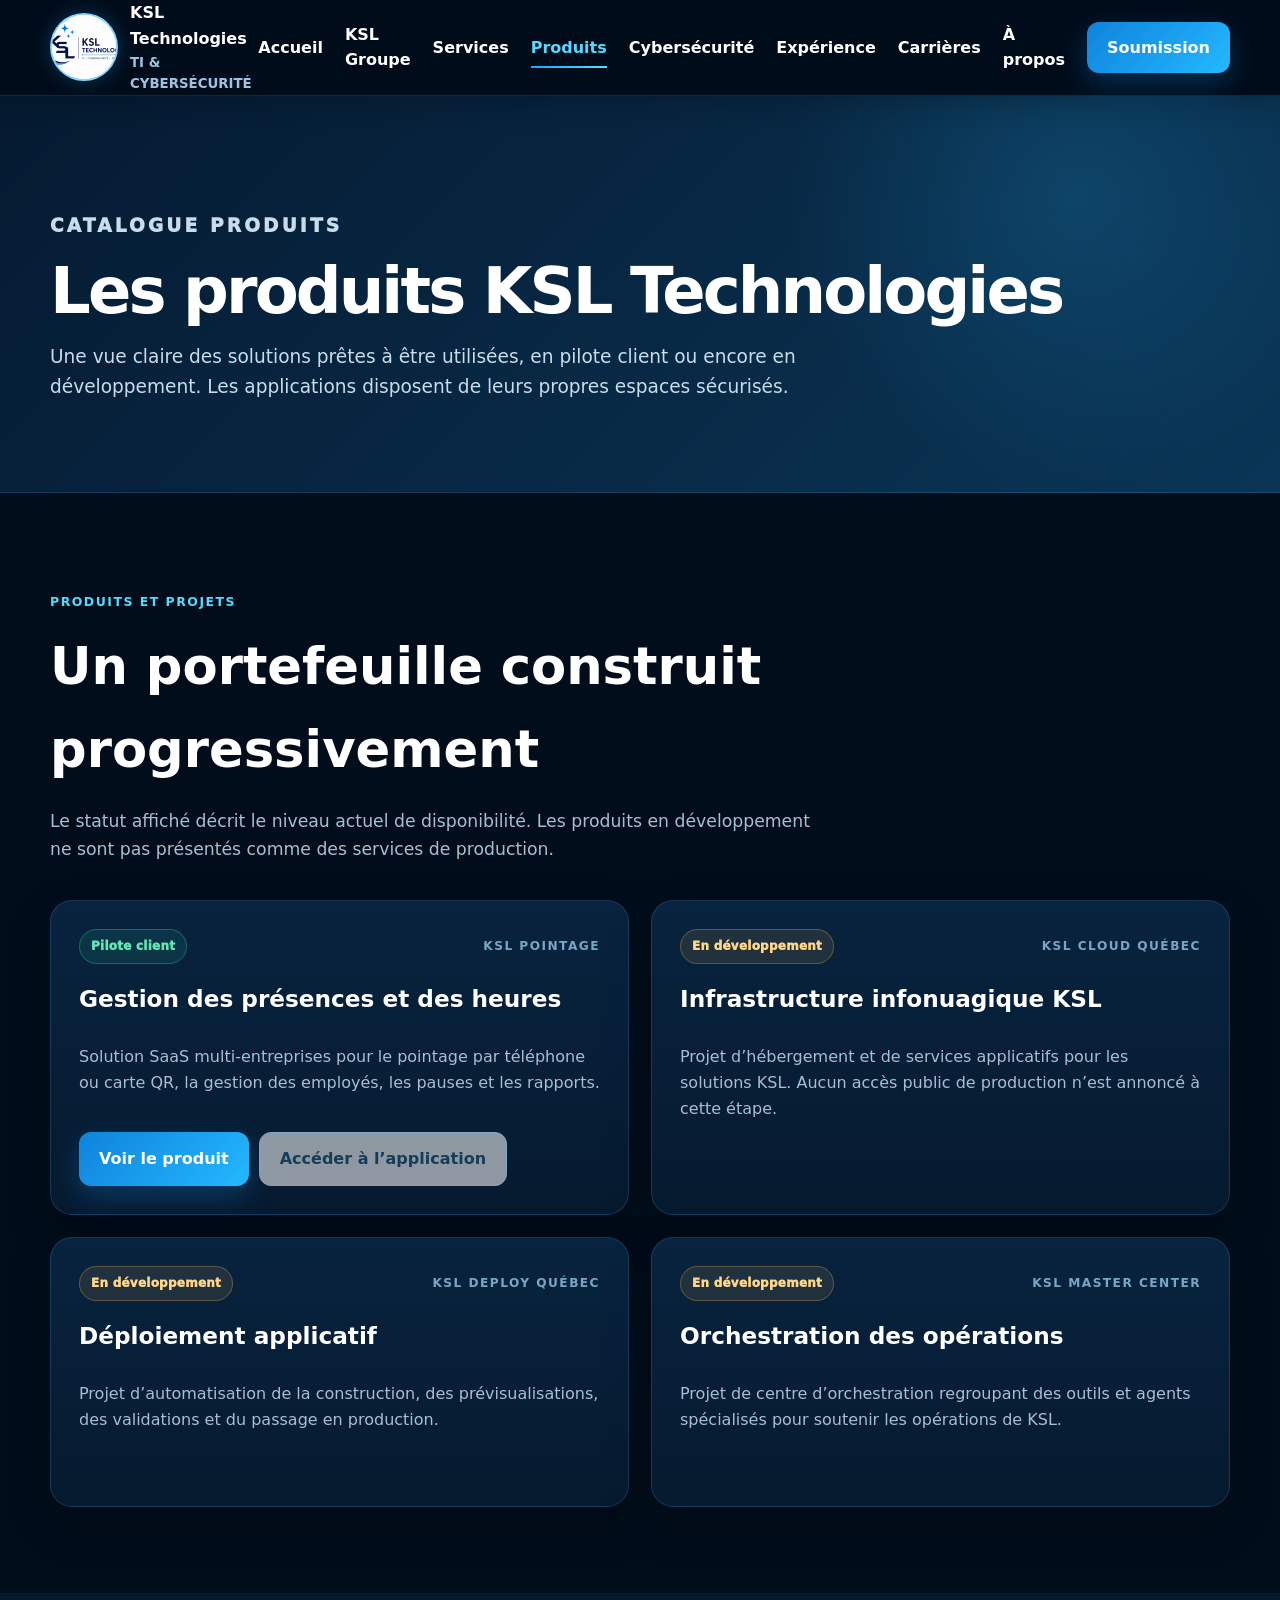
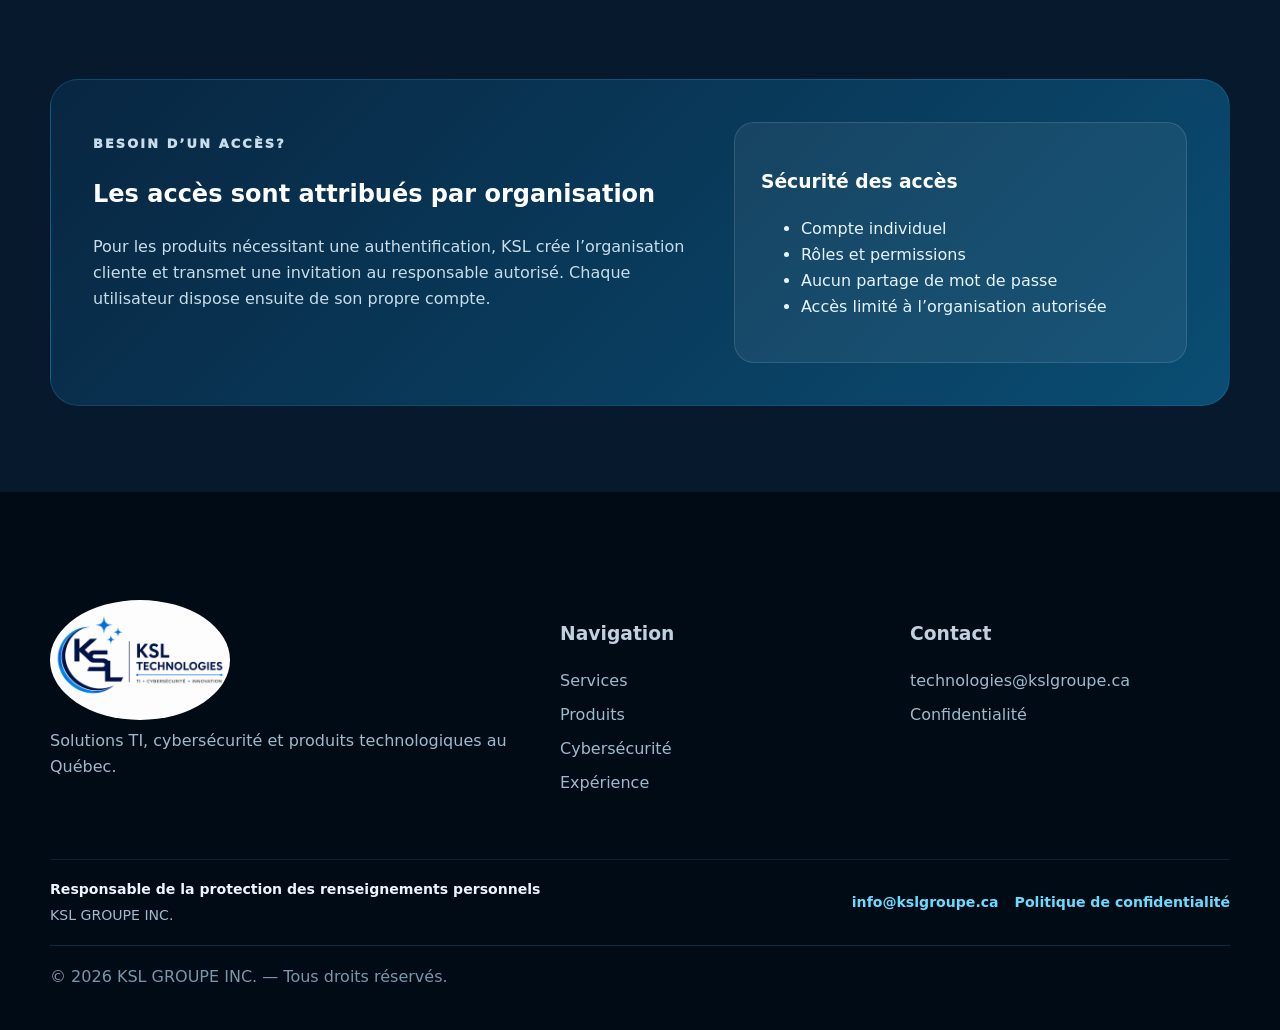
<file: produits.html>
<!doctype html>
<html lang="fr-CA">
<head>
  <meta charset="utf-8"><meta name="viewport" content="width=device-width,initial-scale=1">
  <title>Produits | KSL Technologies</title>
  <meta name="description" content="Catalogue des produits KSL Technologies : solutions disponibles, pilotes et projets en développement.">
  <meta name="theme-color" content="#03101f">
  <link rel="canonical" href="https://technologies.kslgroupe.ca/produits.html">
  <link rel="icon" href="/assets/img/favicon.png"><link rel="stylesheet" href="/assets/css/site.css">
</head>
<body>
<header class="site-header"><div class="container nav"><a class="brand" href="/index.html"><img src="/assets/img/logo-technologies.png" alt="Logo KSL Technologies"><span><strong>KSL Technologies</strong><small>TI & CYBERSÉCURITÉ</small></span></a><button class="menu" aria-label="Ouvrir le menu">☰</button><nav class="links"><a href="/index.html">Accueil</a><a href="https://kslgroupe.ca/">KSL Groupe</a><a href="/services.html">Services</a><a class="active" href="/produits.html">Produits</a><a href="/cybersecurite.html">Cybersécurité</a><a href="/realisations.html">Expérience</a><a href="/carrieres.html">Carrières</a><a href="/a-propos.html">À propos</a><a class="btn btn-primary" href="/soumission.html">Soumission</a></nav></div></header>
<main>
<section class="page-hero"><div class="container"><p class="eyebrow">Catalogue produits</p><h1>Les produits KSL Technologies</h1><p>Une vue claire des solutions prêtes à être utilisées, en pilote client ou encore en développement. Les applications disposent de leurs propres espaces sécurisés.</p></div></section>
<section class="section-dark"><div class="container">
  <div class="section-head"><p class="eyebrow">Produits et projets</p><h2>Un portefeuille construit progressivement</h2><p>Le statut affiché décrit le niveau actuel de disponibilité. Les produits en développement ne sont pas présentés comme des services de production.</p></div>
  <div class="product-grid">
    <article class="product-card"><div class="product-topline"><span class="status-badge status-pilot">Pilote client</span><span class="product-code">KSL POINTAGE</span></div><h3>Gestion des présences et des heures</h3><p>Solution SaaS multi-entreprises pour le pointage par téléphone ou carte QR, la gestion des employés, les pauses et les rapports.</p><div class="product-actions"><a class="btn btn-primary" href="/ksl-pointage.html">Voir le produit</a><a class="btn btn-outline" href="https://pointage.kslgroupe.ca/connexion" target="_blank" rel="noopener noreferrer">Accéder à l’application</a></div></article>
    <article class="product-card"><div class="product-topline"><span class="status-badge status-dev">En développement</span><span class="product-code">KSL CLOUD QUÉBEC</span></div><h3>Infrastructure infonuagique KSL</h3><p>Projet d’hébergement et de services applicatifs pour les solutions KSL. Aucun accès public de production n’est annoncé à cette étape.</p></article>
    <article class="product-card"><div class="product-topline"><span class="status-badge status-dev">En développement</span><span class="product-code">KSL DEPLOY QUÉBEC</span></div><h3>Déploiement applicatif</h3><p>Projet d’automatisation de la construction, des prévisualisations, des validations et du passage en production.</p></article>
    <article class="product-card"><div class="product-topline"><span class="status-badge status-dev">En développement</span><span class="product-code">KSL MASTER CENTER</span></div><h3>Orchestration des opérations</h3><p>Projet de centre d’orchestration regroupant des outils et agents spécialisés pour soutenir les opérations de KSL.</p></article>
  </div>
</div></section>
<section class="section-alt"><div class="container callout"><div><p class="eyebrow">Besoin d’un accès?</p><h2>Les accès sont attribués par organisation</h2><p>Pour les produits nécessitant une authentification, KSL crée l’organisation cliente et transmet une invitation au responsable autorisé. Chaque utilisateur dispose ensuite de son propre compte.</p></div><div class="callout-panel"><h3>Sécurité des accès</h3><ul><li>Compte individuel</li><li>Rôles et permissions</li><li>Aucun partage de mot de passe</li><li>Accès limité à l’organisation autorisée</li></ul></div></div></section>
</main>
<footer class="footer"><div class="container footer-grid"><div><img class="footer-logo" src="/assets/img/logo-technologies.png" alt="KSL"><p>Solutions TI, cybersécurité et produits technologiques au Québec.</p></div><div><h3>Navigation</h3><a href="/services.html">Services</a><a href="/produits.html">Produits</a><a href="/cybersecurite.html">Cybersécurité</a><a href="/realisations.html">Expérience</a></div><div><h3>Contact</h3><a href="mailto:technologies@kslgroupe.ca">technologies@kslgroupe.ca</a><a href="/confidentialite.html">Confidentialité</a></div></div><div class="container footer-bottom">© 2026 KSL GROUPE INC. — Tous droits réservés.</div></footer>
<script src="/assets/js/site.js"></script>
</body></html>
</file>
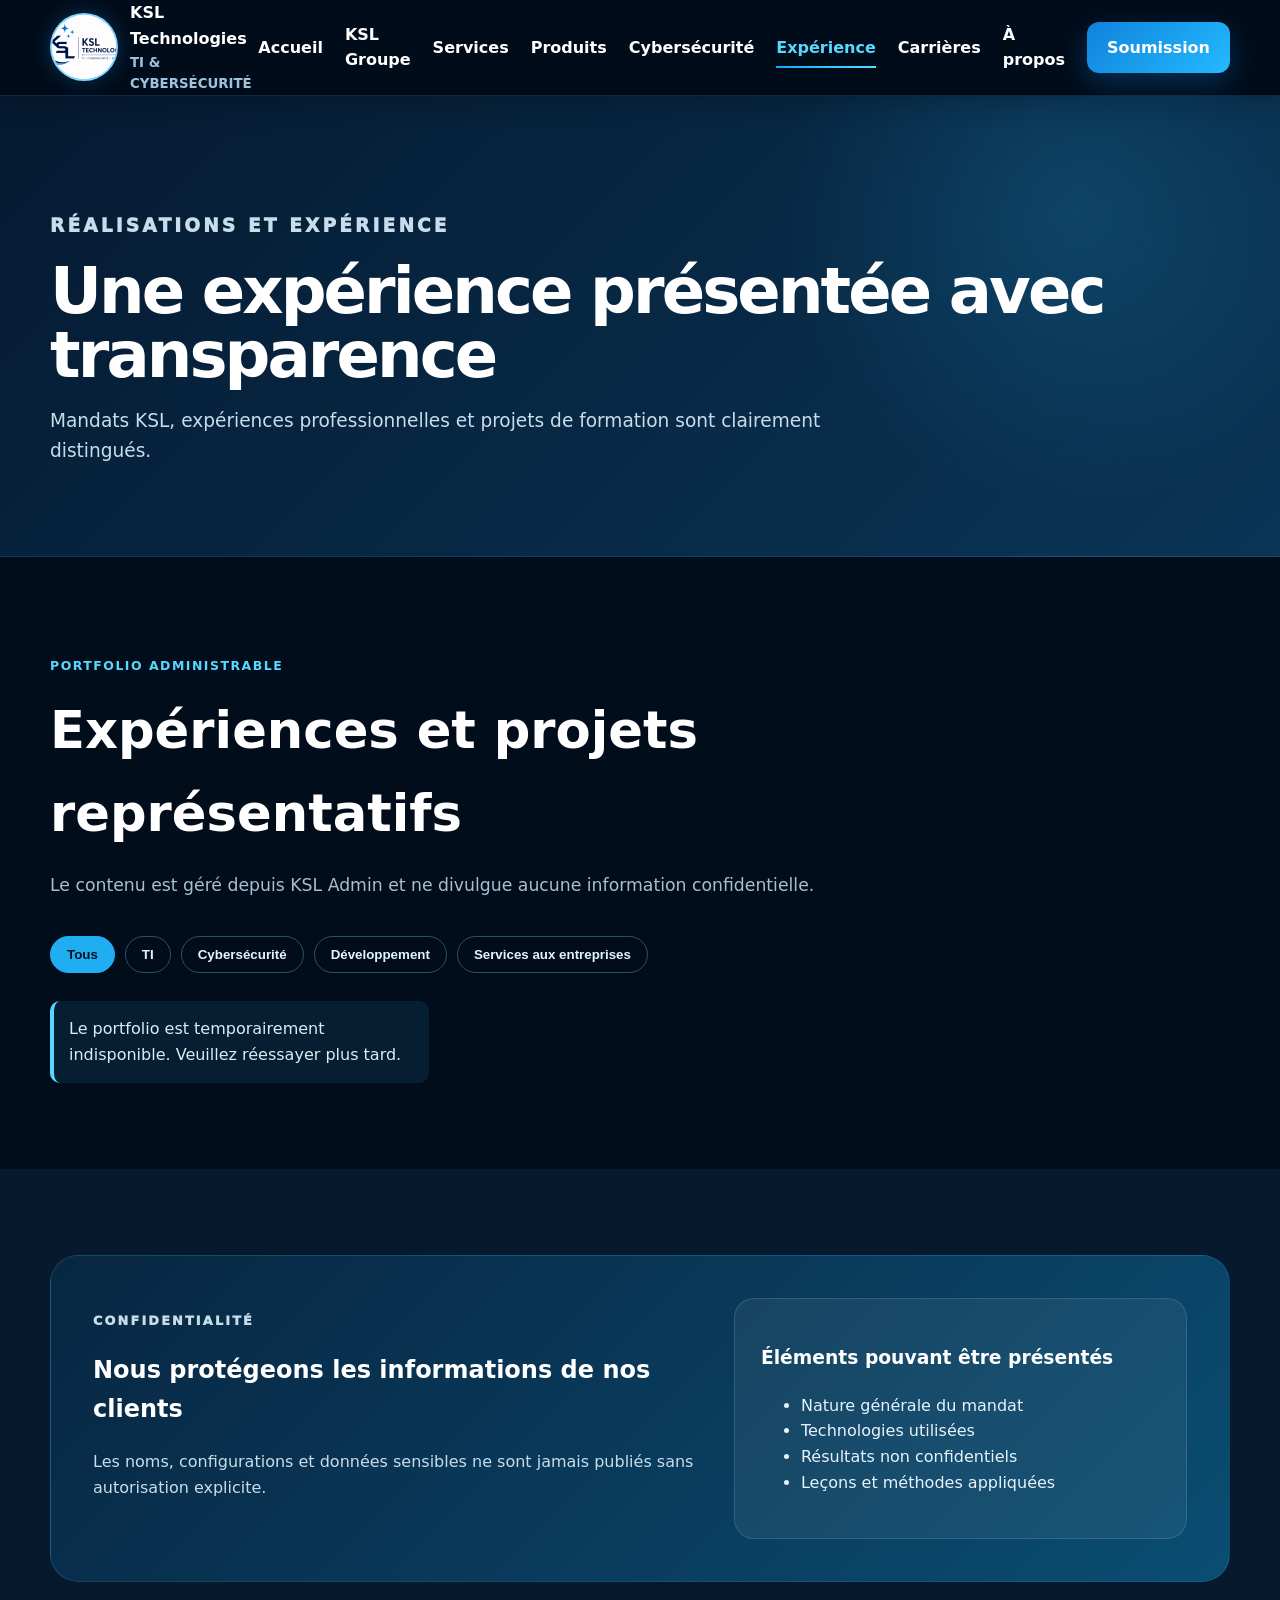
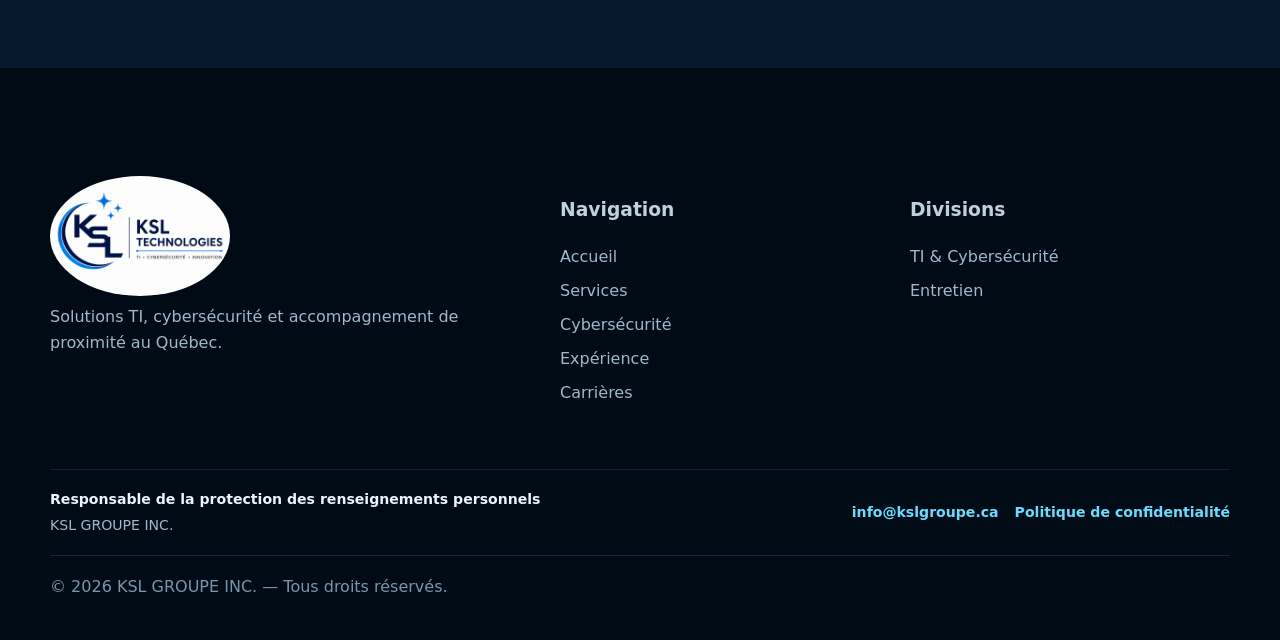
<file: realisations.html>
<!doctype html>
<html lang="fr-CA">
<head>
  <meta charset="utf-8">
  <meta name="viewport" content="width=device-width,initial-scale=1">
  <title>Réalisations et expérience | KSL Technologies</title>
  <meta name="description" content="Portfolio KSL : expériences professionnelles, projets de cybersécurité et mandats TI non confidentiels.">
  <meta name="theme-color" content="#03101f">
  <link rel="icon" href="/assets/img/favicon.png">
  <link rel="stylesheet" href="/assets/css/site.css">
</head>
<body>
<header class="site-header">
  <div class="container nav">
    <a class="brand" href="/index.html" aria-label="Retour à l'accueil">
      <img src="/assets/img/logo-technologies.png" alt="Logo KSL Technologies">
      <span><strong>KSL Technologies</strong><small>TI & CYBERSÉCURITÉ</small></span>
    </a>
    <button class="menu" aria-label="Ouvrir le menu">☰</button>
    <nav class="links">
      <a href="/index.html">Accueil</a><a href="https://kslgroupe.ca/">KSL Groupe</a>
      <a href="/services.html">Services</a>
      <a href="/cybersecurite.html">Cybersécurité</a>
      <a class="active" href="/realisations.html">Expérience</a>
      <a href="/carrieres.html">Carrières</a>
      <a href="/a-propos.html">À propos</a>
      <a class="btn btn-primary" href="/soumission.html">Soumission</a>
    </nav>
  </div>
</header>

<main>
<section class="page-hero">
  <div class="container">
    <p class="eyebrow">Réalisations et expérience</p>
    <h1>Une expérience présentée avec transparence</h1>
    <p>Mandats KSL, expériences professionnelles et projets de formation sont clairement distingués.</p>
  </div>
</section>

<section class="section-dark">
  <div class="container">
    <div class="section-head">
      <p class="eyebrow">Portfolio administrable</p>
      <h2>Expériences et projets représentatifs</h2>
      <p>Le contenu est géré depuis KSL Admin et ne divulgue aucune information confidentielle.</p>
    </div>

    <div class="service-filters" id="portfolio-filters">
      <button class="active" data-filter="">Tous</button>
      <button data-filter="ti">TI</button>
      <button data-filter="cybersecurite">Cybersécurité</button>
      <button data-filter="developpement">Développement</button>
      <button data-filter="entreprises">Services aux entreprises</button>
    </div>

    <div class="portfolio-grid-v5" id="dynamic-portfolio" aria-live="polite">
      <div class="notice">Chargement des réalisations…</div>
    </div>
  </div>
</section>

<section class="section-alt">
  <div class="container callout">
    <div>
      <p class="eyebrow">Confidentialité</p>
      <h2>Nous protégeons les informations de nos clients</h2>
      <p>Les noms, configurations et données sensibles ne sont jamais publiés sans autorisation explicite.</p>
    </div>
    <div class="callout-panel">
      <h3>Éléments pouvant être présentés</h3>
      <ul>
        <li>Nature générale du mandat</li>
        <li>Technologies utilisées</li>
        <li>Résultats non confidentiels</li>
        <li>Leçons et méthodes appliquées</li>
      </ul>
    </div>
  </div>
</section>
</main>

<footer class="footer">
  <div class="container footer-grid">
    <div><img class="footer-logo" src="/assets/img/logo-technologies.png" alt="KSL"><p>Solutions TI, cybersécurité et accompagnement de proximité au Québec.</p></div>
    <div><h3>Navigation</h3><a href="/index.html">Accueil</a><a href="/services.html">Services</a><a href="/cybersecurite.html">Cybersécurité</a><a href="/realisations.html">Expérience</a><a href="/carrieres.html">Carrières</a></div>
    <div><h3>Divisions</h3><a href="/">TI & Cybersécurité</a><a href="https://entretien.kslgroupe.ca/">Entretien</a></div>
  </div>
  <div class="container footer-bottom">© 2026 KSL GROUPE INC. — Tous droits réservés.</div>
</footer>


<script src="/assets/js/site.js"></script>
<script defer src="/assets/js/portfolio-catalog.js"></script>
</body>
</html>
</file>
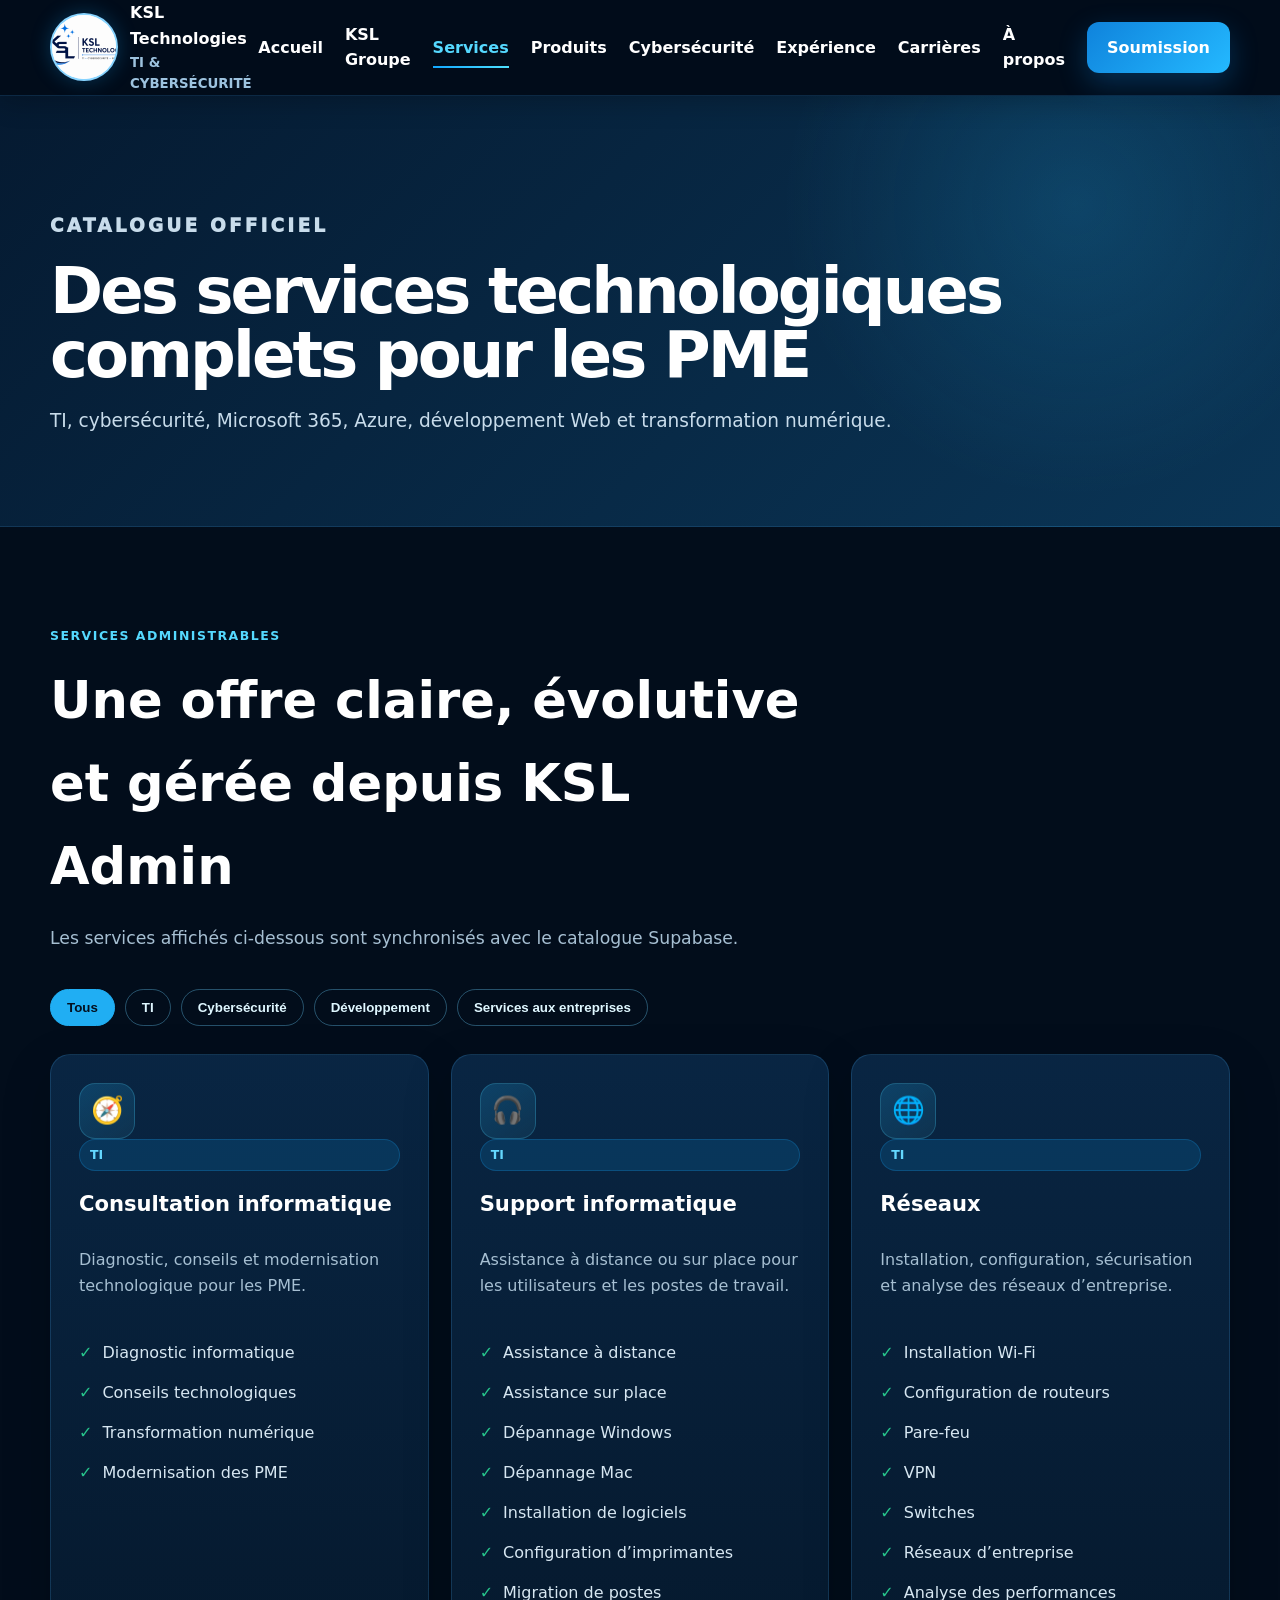
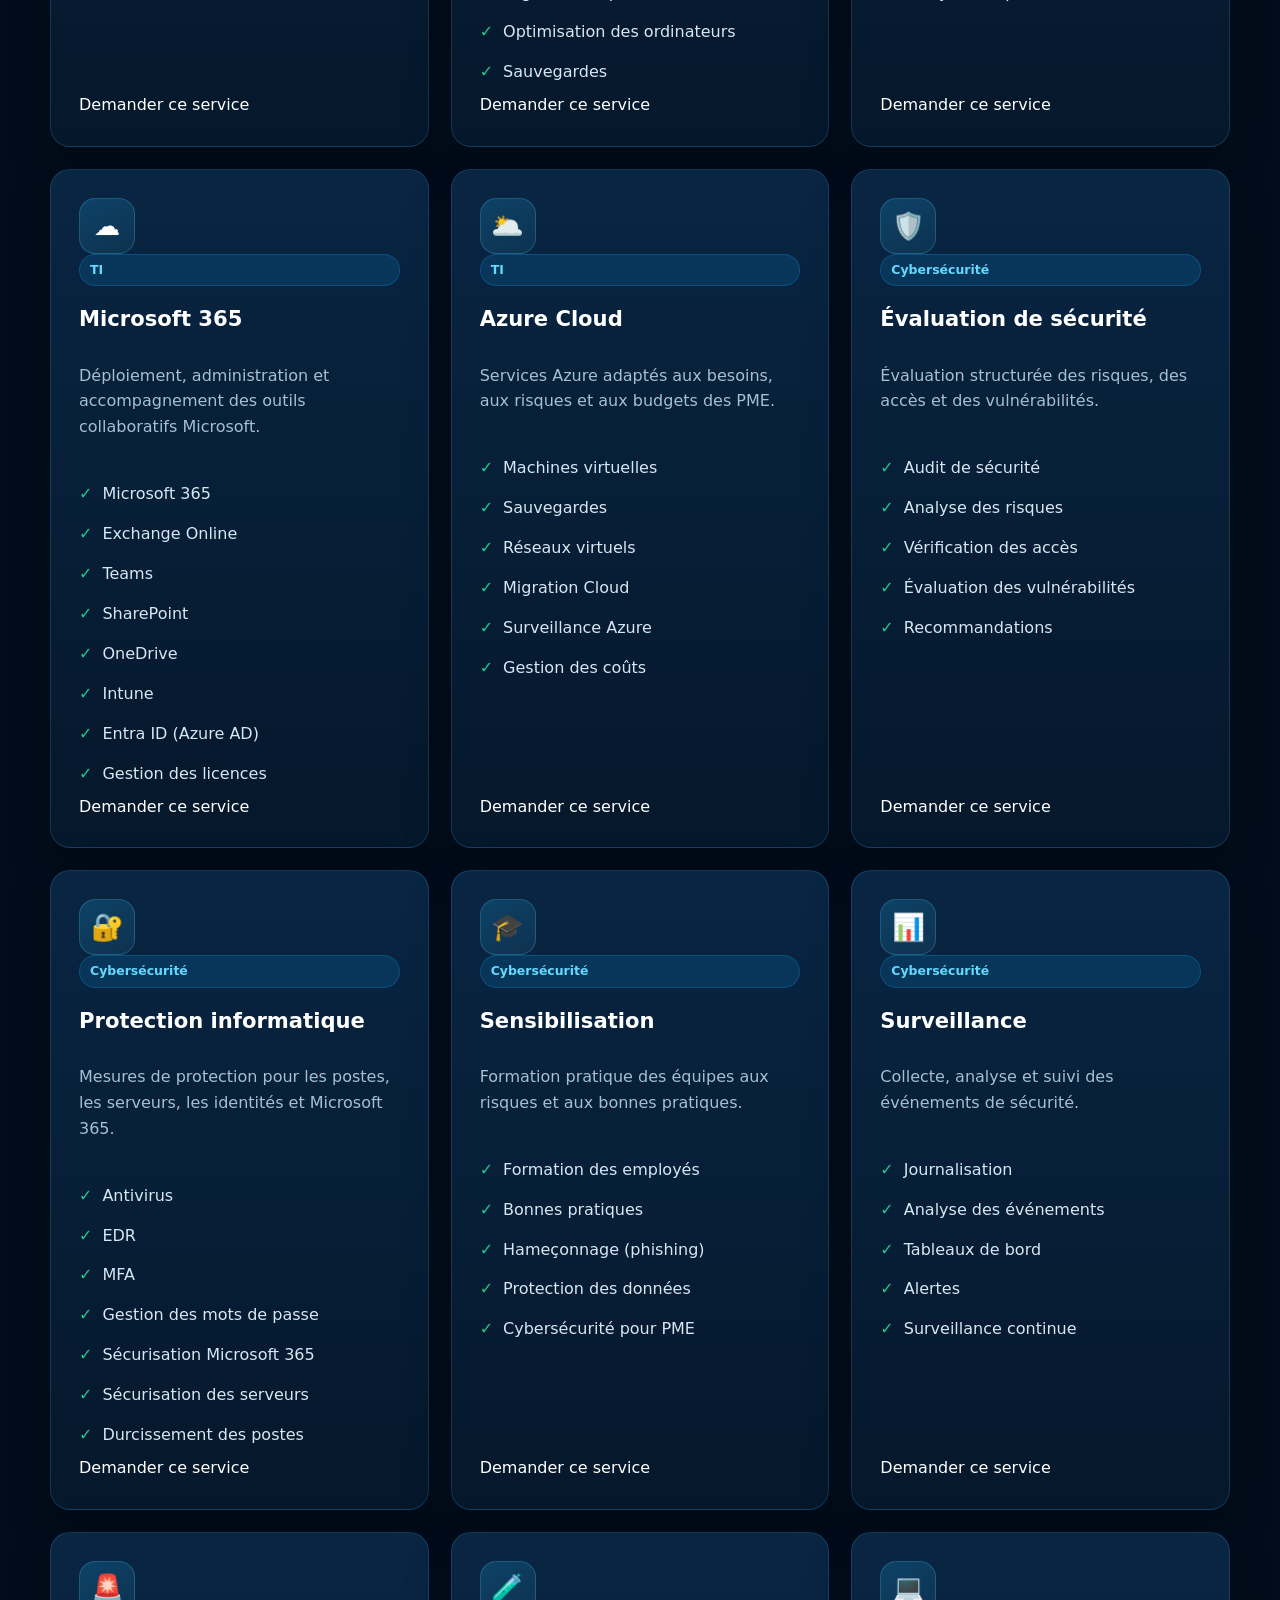
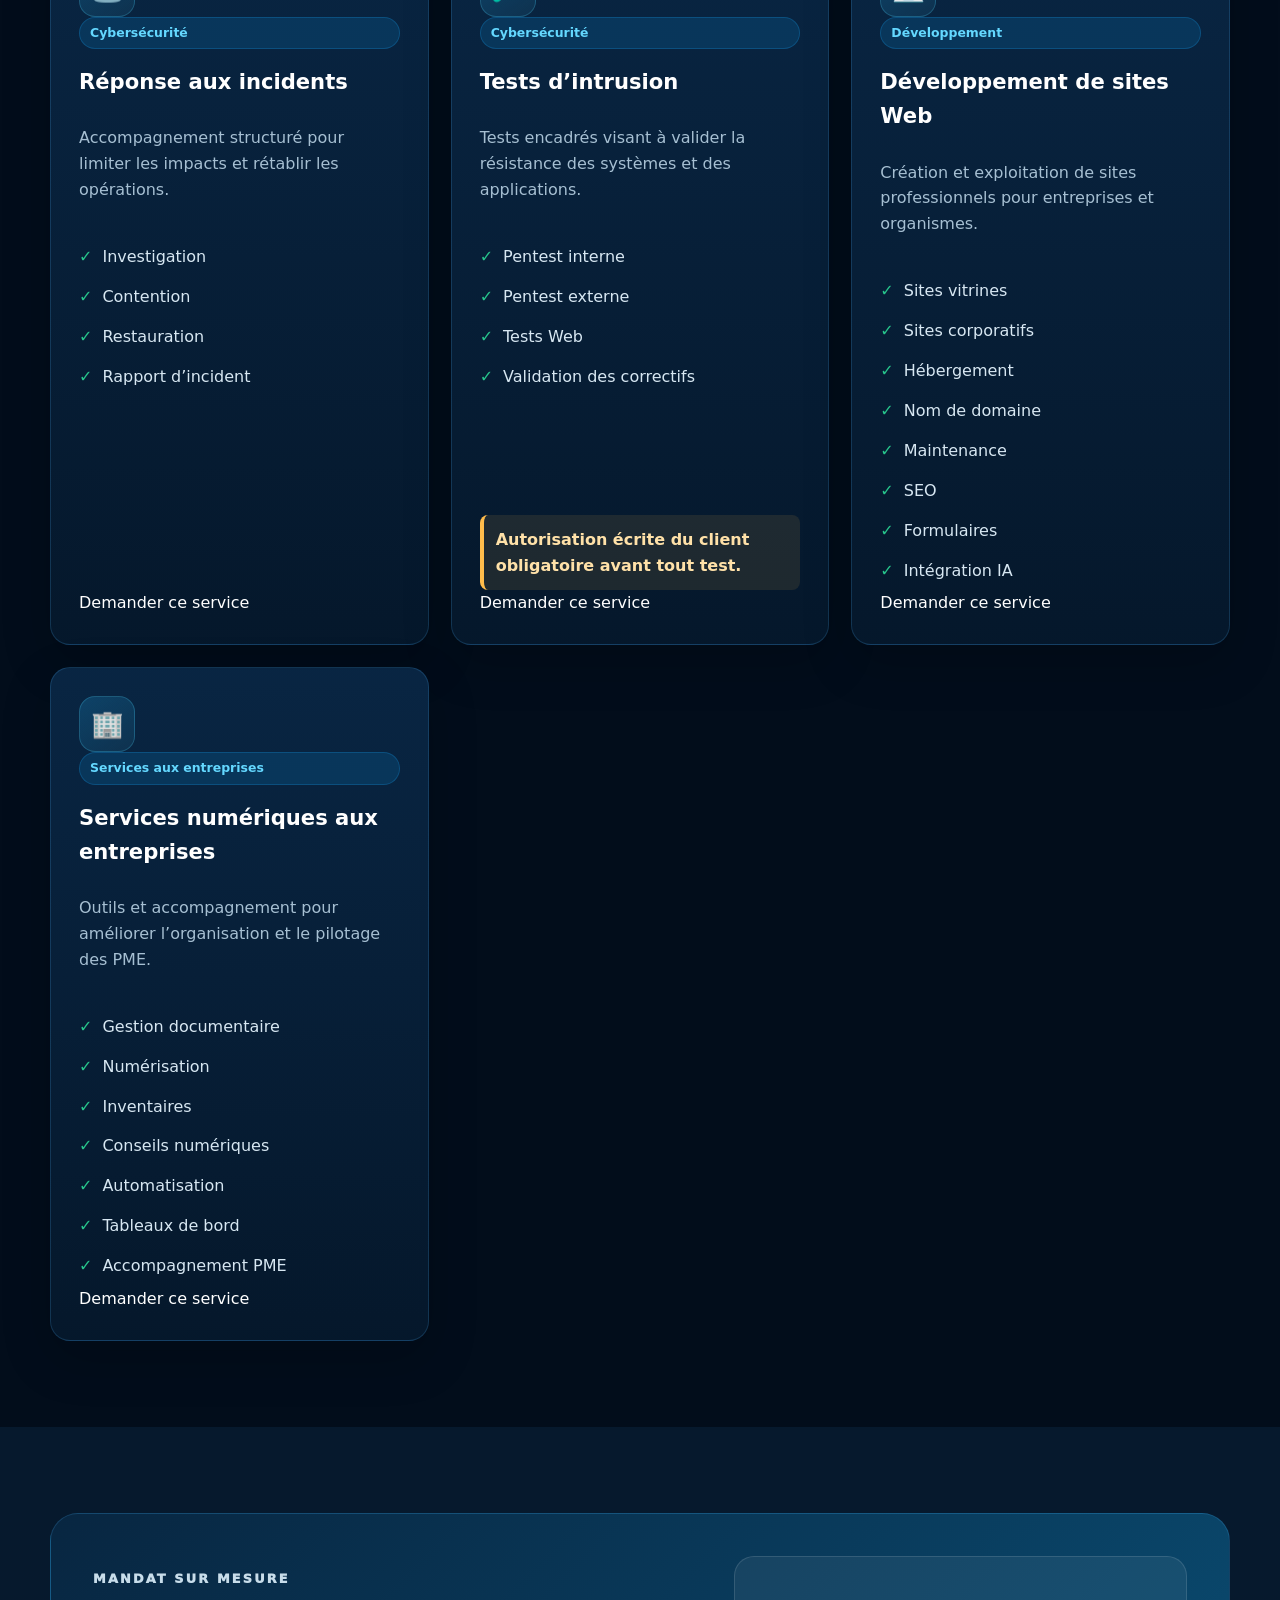
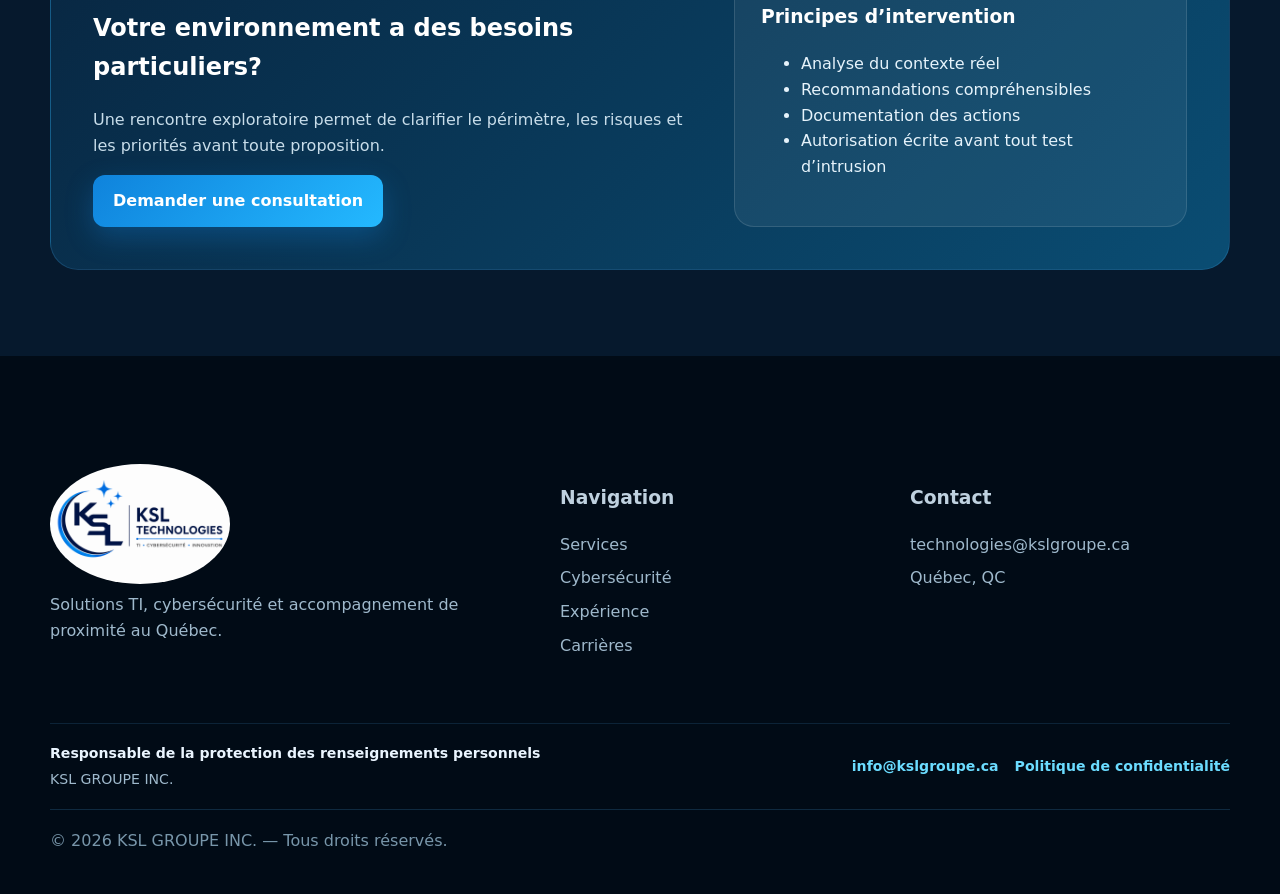
<file: services.html>
<!doctype html>
<html lang="fr-CA">
<head>
  <meta charset="utf-8">
  <meta name="viewport" content="width=device-width,initial-scale=1">
  <title>Services TI et cybersécurité | KSL Technologies</title>
  <meta name="description" content="Catalogue des services TI, cybersécurité, développement Web et accompagnement numérique de KSL.">
  <meta name="theme-color" content="#03101f">
  <link rel="icon" href="/assets/img/favicon.png">
  <link rel="stylesheet" href="/assets/css/site.css">
</head>
<body>
<header class="site-header">
  <div class="container nav">
    <a class="brand" href="/index.html">
      <img src="/assets/img/logo-technologies.png" alt="Logo KSL Technologies">
      <span><strong>KSL Technologies</strong><small>TI & CYBERSÉCURITÉ</small></span>
    </a>
    <button class="menu" aria-label="Ouvrir le menu">☰</button>
    <nav class="links"><a href="/index.html">Accueil</a>
      <a class="active" href="/services.html">Services</a>
      <a href="/cybersecurite.html">Cybersécurité</a>
      <a href="/realisations.html">Expérience</a>
      <a href="/carrieres.html">Carrières</a>
      <a href="/a-propos.html">À propos</a><a class="btn btn-primary" href="/soumission.html">Soumission</a>
    </nav>
  </div>
</header>

<main>
<section class="page-hero">
  <div class="container">
    <p class="eyebrow">Catalogue officiel</p>
    <h1>Des services technologiques complets pour les PME</h1>
    <p>TI, cybersécurité, Microsoft 365, Azure, développement Web et transformation numérique.</p>
  </div>
</section>

<section class="section-dark">
  <div class="container">
    <div class="section-head">
      <p class="eyebrow">Services administrables</p>
      <h2>Une offre claire, évolutive et gérée depuis KSL Admin</h2>
      <p>Les services affichés ci-dessous sont synchronisés avec le catalogue Supabase.</p>
    </div>
    <div class="service-filters" id="service-filters">
      <button class="active" data-filter="">Tous</button>
      <button data-filter="ti">TI</button>
      <button data-filter="cybersecurite">Cybersécurité</button>
      <button data-filter="developpement">Développement</button>
      <button data-filter="entreprises">Services aux entreprises</button>
    </div>
    <div id="dynamic-services" class="enterprise-grid" aria-live="polite">
      <div class="notice">Chargement du catalogue des services…</div>
    </div>
  </div>
</section>

<section class="section-alt">
  <div class="container callout">
    <div>
      <p class="eyebrow">Mandat sur mesure</p>
      <h2>Votre environnement a des besoins particuliers?</h2>
      <p>Une rencontre exploratoire permet de clarifier le périmètre, les risques et les priorités avant toute proposition.</p>
      <a class="btn btn-primary" href="/soumission.html">Demander une consultation</a>
    </div>
    <div class="callout-panel">
      <h3>Principes d’intervention</h3>
      <ul>
        <li>Analyse du contexte réel</li>
        <li>Recommandations compréhensibles</li>
        <li>Documentation des actions</li>
        <li>Autorisation écrite avant tout test d’intrusion</li>
      </ul>
    </div>
  </div>
</section>
</main>

<footer class="footer">
  <div class="container footer-grid">
    <div><img class="footer-logo" src="/assets/img/logo-technologies.png" alt="KSL"><p>Solutions TI, cybersécurité et accompagnement de proximité au Québec.</p></div>
    <div><h3>Navigation</h3><a href="/services.html">Services</a><a href="/cybersecurite.html">Cybersécurité</a><a href="/realisations.html">Expérience</a><a href="/carrieres.html">Carrières</a></div>
    <div><h3>Contact</h3><a href="mailto:technologies@kslgroupe.ca">technologies@kslgroupe.ca</a><span>Québec, QC</span></div>
  </div>
  <div class="container footer-bottom">© 2026 KSL GROUPE INC. — Tous droits réservés.</div>
</footer>

<script src="/assets/js/site.js"></script>
<script defer src="/assets/js/services-catalog.js"></script>
</body>
</html>
</file>
<file: assets/css/site.css>
:root{--navy:#06172c;--navy2:#0b3157;--blue:#1597ff;--cyan:#41c8ff;--green:#0a9c66;--ink:#10243a;--muted:#61758a;--paper:#f4f8fc;--line:#d9e5ef;--white:#fff;--shadow:0 16px 50px rgba(6,23,44,.13);--radius:20px;--max:1180px}
*{box-sizing:border-box}html{scroll-behavior:smooth}body{margin:0;font-family:Inter,system-ui,-apple-system,"Segoe UI",Arial,sans-serif;color:var(--ink);line-height:1.62}a{text-decoration:none;color:inherit}img{max-width:100%;display:block}.container{width:min(var(--max),calc(100% - 38px));margin:auto}.site-header{position:sticky;top:0;z-index:50;background:rgba(6,23,44,.97);border-bottom:1px solid rgba(255,255,255,.1)}.nav{min-height:78px;display:flex;align-items:center;justify-content:space-between;gap:24px}.brand{display:flex;align-items:center;gap:12px;color:#fff;font-weight:900}.brand img{width:58px;height:58px;border-radius:50%;object-fit:contain}.brand small{display:block;color:#9fc0d9;font-weight:700}.links{display:flex;align-items:center;gap:22px;color:#fff;font-weight:800}.links a:hover{color:#64d0ff}.menu{display:none;background:transparent;border:1px solid #8098ad;color:#fff;border-radius:10px;padding:8px 12px}.btn{display:inline-flex;align-items:center;justify-content:center;padding:13px 20px;border-radius:12px;font-weight:900;border:0;cursor:pointer}.btn-primary{color:#fff;background:linear-gradient(135deg,#0f83dc,#24b9ff);box-shadow:0 10px 28px rgba(21,151,255,.25)}.btn-outline{border:1px solid rgba(255,255,255,.55);color:#fff}.hero{min-height:760px;color:#fff;display:flex;align-items:center;background-size:cover;background-position:center;position:relative}.hero:before{content:"";position:absolute;inset:0;background:linear-gradient(90deg,rgba(3,14,28,.94) 0%,rgba(4,25,48,.76) 48%,rgba(4,22,40,.18) 100%)}.hero .container{position:relative}.hero-content{max-width:700px}.eyebrow{text-transform:uppercase;letter-spacing:.17em;color:#45c8ff;font-weight:950;font-size:.8rem}.hero h1{font-size:clamp(3.2rem,6vw,5.6rem);line-height:.98;letter-spacing:-.05em;margin:.22em 0}.hero p{font-size:1.13rem;color:#d8e7f4}.actions{display:flex;flex-wrap:wrap;gap:13px;margin-top:26px}.trustline{display:flex;flex-wrap:wrap;gap:18px;margin-top:24px}.trustline span:before{content:"✓";color:#47d6a5;margin-right:7px;font-weight:900}.section{padding:82px 0}.soft{background:var(--paper)}.dark{background:var(--navy);color:#fff}.head{max-width:780px;margin-bottom:38px}.head h2{font-size:clamp(2.2rem,4.7vw,3.6rem);line-height:1.05;letter-spacing:-.035em;margin:.2em 0}.head p{color:var(--muted)}.grid2{display:grid;grid-template-columns:repeat(2,1fr);gap:24px}.grid3{display:grid;grid-template-columns:repeat(3,1fr);gap:22px}.card{background:#fff;border:1px solid var(--line);border-radius:var(--radius);padding:28px;box-shadow:0 9px 28px rgba(6,23,44,.05)}.card h3{font-size:1.35rem;margin:10px 0}.card p{color:var(--muted)}.icon{width:52px;height:52px;border-radius:15px;background:#e5f5ff;display:grid;place-items:center;font-size:1.5rem}.green .icon{background:#e4f7ef}.checks{list-style:none;padding:0}.checks li{padding:6px 0 6px 27px;position:relative}.checks li:before{content:"✓";position:absolute;left:0;color:var(--green);font-weight:900}.page-hero{padding:74px 0;background:linear-gradient(135deg,var(--navy),#0c567c);color:#fff}.page-hero h1{font-size:clamp(2.6rem,5vw,4.5rem);margin:0;line-height:1.05}.portfolio-grid{display:grid;grid-template-columns:repeat(3,1fr);gap:22px}.portfolio-card{background:#fff;border:1px solid var(--line);border-radius:18px;overflow:hidden}.portfolio-cover{height:150px;background:linear-gradient(135deg,#0a3158,#1597ff);display:grid;place-items:center;color:#fff;font-size:2.3rem}.portfolio-body{padding:22px}.tag{display:inline-block;padding:5px 10px;border-radius:999px;background:#e8f5fd;color:#075f99;font-size:.78rem;font-weight:900}.form{display:grid;gap:15px}.row2{display:grid;grid-template-columns:1fr 1fr;gap:14px}.field label{display:block;font-weight:800;margin-bottom:6px}.field input,.field select,.field textarea{width:100%;padding:13px;border:1px solid #c8d8e5;border-radius:11px}.field textarea{min-height:150px}.notice{background:#eaf7ff;border-left:5px solid var(--blue);padding:16px;border-radius:12px}.cta{background:linear-gradient(135deg,var(--navy),#0d5c82);color:#fff;border-radius:26px;padding:46px;display:flex;justify-content:space-between;align-items:center;gap:25px}.footer{background:#03111f;color:#bfd1df;padding:52px 0 22px}.footer-grid{display:grid;grid-template-columns:1.4fr 1fr 1fr;gap:30px}.footer a{display:block;margin:7px 0}.footer img{
  width:180px;
  height:auto;
  object-fit:contain;
}.bottom{border-top:1px solid rgba(255,255,255,.12);margin-top:28px;padding-top:18px}.whatsapp{position:fixed;right:18px;bottom:18px;background:#13b86b;color:white;padding:13px 18px;border-radius:999px;font-weight:900;z-index:40}
.admin-shell{max-width:1000px;margin:40px auto;padding:20px}.admin-box{border:1px solid var(--line);border-radius:18px;padding:24px;margin-bottom:18px}.admin-actions{display:flex;gap:10px;flex-wrap:wrap}.entry{border:1px solid var(--line);border-radius:14px;padding:16px;margin:12px 0}.entry input,.entry textarea{width:100%;margin:5px 0;padding:10px;border:1px solid #c8d8e5;border-radius:9px}
@media(max-width:950px){.links{display:none;position:absolute;left:0;right:0;top:78px;background:var(--navy);padding:20px;flex-direction:column;align-items:flex-start}.links.open{display:flex}.menu{display:block}.grid2,.grid3,.portfolio-grid,.footer-grid{grid-template-columns:1fr}.hero{min-height:680px}.hero:before{background:rgba(3,18,35,.82)}.row2{grid-template-columns:1fr}.cta{flex-direction:column;align-items:flex-start}}

/* =========================================================
   VERSION 2 AMÉLIORÉE — fond simple, clair et professionnel
   ========================================================= */
:root{
  --paper:#f8fbfe;
  --paper2:#eef7fd;
  --navy:#08233d;
  --navy2:#0c3558;
  --blue:#20aeea;
  --cyan:#57d1f4;
  --ink:#10283f;
  --muted:#5a7186;
  --line:#d8e8f2;
}
body{background:#fff}
.site-header{
  background:#fff;
  border-bottom:1px solid #dce9f2;
  box-shadow:0 5px 20px rgba(8,35,61,.06);
}
.brand{color:var(--ink)}
.brand small{color:#527187}
.brand img{
    width:190px;
    height:auto;
    border-radius:0;
    object-fit:contain;
    background:transparent;
    border:none;
    box-shadow:none;
}
.links{color:var(--ink)}
.links a:hover{color:#0796d4}
.menu{color:var(--ink);border-color:#9eb5c6}
.hero{
  min-height:690px;
  background-image:none !important;
  background:
    radial-gradient(circle at 85% 20%, rgba(87,209,244,.20), transparent 28%),
    radial-gradient(circle at 72% 75%, rgba(32,174,234,.12), transparent 32%),
    linear-gradient(135deg,#f9fdff 0%,#eef8fd 55%,#e4f4fb 100%);
  color:var(--ink);
  overflow:hidden;
}
.hero:before{
  content:"";
  position:absolute;
  inset:auto -120px -180px auto;
  width:620px;
  height:620px;
  border-radius:50%;
  background:linear-gradient(145deg,rgba(32,174,234,.13),rgba(87,209,244,.04));
  border:1px solid rgba(32,174,234,.15);
}
.hero:after{
  content:"";
  position:absolute;
  right:8%;
  top:18%;
  width:350px;
  height:350px;
  border-radius:38px;
  transform:rotate(8deg);
  background:
    linear-gradient(135deg,rgba(255,255,255,.88),rgba(226,245,253,.72));
  box-shadow:0 24px 70px rgba(8,35,61,.12);
  border:1px solid rgba(32,174,234,.16);
}
.hero .container{z-index:2}
.hero-content{max-width:720px}
.hero h1{font-size:clamp(3.25rem,6vw,5.5rem);color:#0a2944}
.hero p{color:#405d74}
.eyebrow{color:#008dc9}
.btn-outline{border-color:#7ba7c2;color:#153d59;background:rgba(255,255,255,.55)}
.trustline{color:#2c526e}
.soft{background:#f5faff}
.card{box-shadow:0 13px 40px rgba(8,35,61,.07)}
.page-hero{
  background:
    radial-gradient(circle at 85% 25%,rgba(87,209,244,.20),transparent 28%),
    linear-gradient(135deg,#f8fdff,#e8f6fc);
  color:var(--ink);
  border-bottom:1px solid #d7e8f2;
}
.page-hero p{color:#4e6d82}
.dark{background:#0b2a45}
.cta{background:linear-gradient(135deg,#0d385d,#0c5f84)}
.footer{background:#08233d}
@media(max-width:950px){
  .links{background:#fff;color:var(--ink);border-top:1px solid #dce9f2}
  .hero:after{opacity:.25;right:-140px}
}

/* =========================================================
   VERSION 3 — HERO BLEU CYBERSÉCURITÉ
   Fond inspiré du visuel validé par le client.
   ========================================================= */
.site-header{
  background:rgba(3,18,35,.98);
  border-bottom:1px solid rgba(80,164,230,.22);
  box-shadow:0 6px 25px rgba(0,0,0,.22);
}
.brand{color:#fff}
.brand small{color:#9dc3df}
.brand img{
  width:66px;
  height:66px;
  border-radius:50%;
  object-fit:cover;
  background:#fff;
  border:2px solid rgba(73,190,255,.65);
  box-shadow:0 0 20px rgba(27,169,255,.25);
}
.links{color:#fff}
.links a:hover{color:#32b8ff}
.menu{color:#fff;border-color:#6f93ae}

.hero-v3{
  min-height:760px;
  color:#fff;
  background:
    linear-gradient(90deg,
      rgba(2,15,30,.98) 0%,
      rgba(3,24,48,.96) 38%,
      rgba(3,28,56,.82) 56%,
      rgba(3,20,39,.28) 100%
    ),
    url('/assets/img/hero-cyber-v3.jpg') right center / 58% 100% no-repeat,
    linear-gradient(135deg,#031326,#06284d 60%,#073967);
}
.hero-v3:before{
  content:"";
  position:absolute;
  inset:0;
  background:
    radial-gradient(circle at 72% 48%,rgba(24,142,255,.18),transparent 26%),
    linear-gradient(180deg,rgba(1,10,22,.06),rgba(0,10,24,.22));
  pointer-events:none;
}
.hero-v3:after{
  content:"";
  position:absolute;
  inset:0;
  background-image:
    linear-gradient(rgba(40,120,190,.055) 1px,transparent 1px),
    linear-gradient(90deg,rgba(40,120,190,.055) 1px,transparent 1px);
  background-size:46px 46px;
  mask-image:linear-gradient(90deg,black,transparent 62%);
  pointer-events:none;
}
.hero-v3 .container{position:relative;z-index:2}
.hero-v3 .hero-content{max-width:710px}
.hero-v3 h1{
  color:#fff;
  text-shadow:0 4px 24px rgba(0,0,0,.28);
}
.hero-v3 p{color:#d7e7f6}
.hero-v3 .eyebrow{color:#2fc3ff}
.hero-v3 .btn-outline{
  color:#fff;
  border-color:rgba(100,190,255,.72);
  background:rgba(4,33,65,.34);
}
.hero-v3 .trustline{color:#d5e8f7}
.hero-v3 .trustline span:before{color:#2dc1ff}

@media(max-width:950px){
  .links{background:#06182d;color:#fff;border-top:1px solid rgba(255,255,255,.1)}
  .hero-v3{
    min-height:720px;
    background:
      linear-gradient(rgba(2,16,32,.90),rgba(2,20,39,.90)),
      url('/assets/img/hero-cyber-v3.jpg') center / cover no-repeat;
  }
}

/* KSL V4 PREMIUM */
:root{--pblue:#12a8ff;--pcyan:#4ee1ff;--pnavy:#020d1b;--pcard:#071d35;--pline:rgba(76,174,255,.18)}
body{background:#03101f;color:#eaf5ff}.site-header{backdrop-filter:blur(16px);background:rgba(2,13,27,.9);border-bottom:1px solid rgba(64,174,255,.18)}
.nav{min-height:84px}.brand img{width:68px;height:68px}.links a{position:relative}.links a:not(.btn):after{content:"";position:absolute;left:0;bottom:-8px;width:0;height:2px;background:linear-gradient(90deg,var(--pblue),var(--pcyan));transition:.25s}.links a:hover:after{width:100%}
.hero-v4{min-height:790px;display:flex;align-items:center;position:relative;overflow:hidden;color:#fff;background:linear-gradient(90deg,rgba(1,10,22,.98) 0%,rgba(2,20,42,.92) 45%,rgba(3,24,48,.55) 68%,rgba(3,16,31,.15) 100%),url('/assets/img/hero-cyber-v3.jpg') right center/58% 100% no-repeat,linear-gradient(135deg,#020d1b,#05264b 65%,#0a4d7a)}
.hero-v4:before{content:"";position:absolute;inset:0;background:radial-gradient(circle at 72% 46%,rgba(20,150,255,.2),transparent 24%),radial-gradient(circle at 20% 10%,rgba(78,225,255,.08),transparent 30%);animation:glow 6s ease-in-out infinite}.hero-v4:after{content:"";position:absolute;inset:0;background-image:linear-gradient(rgba(39,122,194,.05) 1px,transparent 1px),linear-gradient(90deg,rgba(39,122,194,.05) 1px,transparent 1px);background-size:48px 48px;mask-image:linear-gradient(90deg,black,transparent 68%)}@keyframes glow{0%,100%{opacity:.72}50%{opacity:1}}
.hero-v4 .container{position:relative;z-index:2}.hero-v4 .hero-content{max-width:760px}.hero-v4 h1{font-size:clamp(3.4rem,6vw,5.8rem);line-height:.98;letter-spacing:-.055em;margin:.24em 0;color:#fff}.hero-v4 p{font-size:1.18rem;color:#d6e9f8;max-width:680px}.hero-badge{display:inline-flex;gap:9px;padding:8px 12px;border-radius:999px;background:rgba(9,84,137,.32);border:1px solid rgba(78,225,255,.28);color:#7be7ff;font-weight:900;font-size:.82rem}.hero-badge:before{content:"●";color:#4ce1b6}.btn-premium{color:#fff;background:linear-gradient(135deg,#0b8ee8,#23c2ff);box-shadow:0 14px 34px rgba(18,168,255,.26);transition:.2s}.btn-premium:hover{transform:translateY(-2px);box-shadow:0 18px 42px rgba(18,168,255,.36)}.btn-ghost{border:1px solid rgba(106,194,255,.55);color:#fff;background:rgba(4,32,61,.35)}
.hero-metrics{display:grid;grid-template-columns:repeat(3,1fr);gap:14px;margin-top:32px;max-width:720px}.metric{background:rgba(5,33,61,.54);border:1px solid var(--pline);border-radius:15px;padding:15px 17px;backdrop-filter:blur(10px)}.metric strong{display:block;color:#fff}.metric span{color:#9fc6df;font-size:.9rem}
.premium-section{background:#03101f;padding:92px 0}.premium-section.alt{background:#06182b}.premium-section .head p{color:#90aec5}.premium-section .head h2{color:#fff}.premium-grid{display:grid;grid-template-columns:repeat(4,1fr);gap:20px}.premium-card{background:linear-gradient(180deg,rgba(8,34,62,.95),rgba(5,24,44,.96));border:1px solid var(--pline);border-radius:20px;padding:26px;box-shadow:0 16px 50px rgba(0,0,0,.18);transition:.25s}.premium-card:hover{transform:translateY(-5px);border-color:rgba(78,225,255,.42)}.premium-card h3{color:#fff}.premium-card p{color:#9fc0d7}.premium-icon{width:54px;height:54px;border-radius:16px;display:grid;place-items:center;background:linear-gradient(145deg,rgba(18,168,255,.22),rgba(78,225,255,.08));border:1px solid rgba(78,225,255,.22);font-size:1.6rem}
.process{display:grid;grid-template-columns:repeat(4,1fr);gap:18px;counter-reset:step}.process-step{counter-increment:step;padding:26px;background:#071d35;border:1px solid var(--pline);border-radius:18px}.process-step:before{content:"0" counter(step);display:block;color:#36c9ff;font-size:.85rem;font-weight:950;letter-spacing:.12em;margin-bottom:16px}.process-step h3{color:#fff}.process-step p{color:#9dbdd4}.case-band{border-radius:28px;padding:46px;background:radial-gradient(circle at 80% 20%,rgba(51,190,255,.13),transparent 28%),linear-gradient(135deg,#07223d,#0b3a61);border:1px solid rgba(76,174,255,.2)}.case-band h2{color:#fff}.case-band p{color:#c0d8e9}.portfolio-card{background:linear-gradient(180deg,#081f39,#06182c);border-color:var(--pline)}.portfolio-body h3{color:#fff}.portfolio-body p{color:#9fc0d7}.portfolio-cover{background:linear-gradient(135deg,#07335c,#0c8fe1)}.tag{background:rgba(18,168,255,.14);color:#64d8ff;border:1px solid rgba(18,168,255,.22)}.premium-cta{display:flex;align-items:center;justify-content:space-between;gap:25px;padding:50px;border-radius:28px;background:linear-gradient(135deg,#07416f,#0c74a4);box-shadow:0 20px 60px rgba(0,0,0,.25)}.premium-cta h2{color:#fff}.premium-cta p{color:#d4ebf7}.footer{background:#010b16}.reveal{opacity:0;transform:translateY(18px);transition:.7s}.reveal.visible{opacity:1;transform:none}
@media(max-width:1050px){.premium-grid,.process{grid-template-columns:repeat(2,1fr)}}@media(max-width:950px){.hero-v4{min-height:720px;background:linear-gradient(rgba(1,12,26,.88),rgba(2,19,39,.93)),url('/assets/img/hero-cyber-v3.jpg') center/cover no-repeat}.hero-metrics{grid-template-columns:1fr}.premium-cta{flex-direction:column;align-items:flex-start}}@media(max-width:640px){.premium-grid,.process{grid-template-columns:1fr}.hero-v4 h1{font-size:3.2rem}}

/* =========================================================
   KSL VERSION 5 ENTERPRISE — amélioration de toutes les pages
   ========================================================= */
:root{
  --bg:#020d1b;--bg2:#06192d;--surface:#08213a;--surface2:#0b2b49;
  --text:#f4f9fd;--muted:#a6bfd2;--line:rgba(78,181,255,.18);
  --blue:#20aef0;--cyan:#55d9ff;--green:#27c58c;--ink:#08233d;
}
body{background:var(--bg);color:var(--text)}
.page-hero{
  padding:96px 0 72px;
  background:
    radial-gradient(circle at 84% 25%,rgba(39,190,255,.16),transparent 26%),
    linear-gradient(135deg,#051a31,#0a3556);
  color:#fff;border-bottom:1px solid var(--line)
}
.page-hero h1{font-size:clamp(3rem,5vw,5.1rem);margin:0 0 14px;letter-spacing:-.045em;line-height:1}
.page-hero p{font-size:1.16rem;color:#c8dceb;max-width:860px}
.section-dark{padding:86px 0;background:var(--bg)}
.section-alt{padding:86px 0;background:var(--bg2)}
.section-head{max-width:780px;margin-bottom:36px}
.section-head .eyebrow{color:var(--cyan);font-weight:900;letter-spacing:.12em;text-transform:uppercase;font-size:.78rem}
.section-head h2{font-size:clamp(2.2rem,4vw,3.7rem);margin:.25em 0;color:#fff}
.section-head p{color:var(--muted);font-size:1.08rem}

.enterprise-grid{display:grid;grid-template-columns:repeat(3,1fr);gap:22px}
.enterprise-card{
  background:linear-gradient(180deg,rgba(9,38,68,.98),rgba(5,24,44,.98));
  color:#fff;border:1px solid var(--line);border-radius:20px;padding:28px;
  box-shadow:0 18px 50px rgba(0,0,0,.18);transition:.25s ease
}
.enterprise-card:hover{transform:translateY(-5px);border-color:rgba(85,217,255,.44)}
.enterprise-card h3{font-size:1.32rem;margin:16px 0 10px;color:#fff}
.enterprise-card p{color:var(--muted)}
.enterprise-card ul{list-style:none;padding:0;margin:18px 0 0}
.enterprise-card li{padding:7px 0;color:#d7e7f2}
.enterprise-card li:before{content:"✓";color:var(--green);font-weight:900;margin-right:10px}
.icon-box{
  width:56px;height:56px;border-radius:16px;display:grid;place-items:center;font-size:1.65rem;
  background:linear-gradient(145deg,rgba(32,174,240,.22),rgba(85,217,255,.08));
  border:1px solid rgba(85,217,255,.22)
}
.callout{
  display:grid;grid-template-columns:1.15fr .85fr;gap:28px;align-items:stretch;
  background:linear-gradient(135deg,#082641,#0a4d73);border:1px solid var(--line);
  border-radius:28px;padding:42px
}
.callout h2,.callout h3{color:#fff}.callout p{color:#c8ddea}
.callout-panel{background:rgba(255,255,255,.06);border:1px solid rgba(255,255,255,.12);border-radius:20px;padding:26px}
.callout-panel li{color:#e6f3fb}

.risk-grid{display:grid;grid-template-columns:1fr 1fr;gap:24px}
.risk-list,.light-panel{
  border-radius:22px;padding:30px;border:1px solid var(--line);
  background:linear-gradient(180deg,#08213a,#06192d)
}
.risk-list h3,.light-panel h3{color:#fff}.risk-list p,.light-panel p{color:var(--muted)}
.risk-list li{color:#e3f0f8;padding:9px 0}
.risk-list li:before{content:"✓";color:var(--green);font-weight:900;margin-right:10px}

.timeline{display:grid;grid-template-columns:repeat(4,1fr);gap:18px}
.timeline article{background:#08213a;border:1px solid var(--line);border-radius:18px;padding:24px}
.timeline span{color:var(--cyan);font-weight:950;letter-spacing:.1em}.timeline h3{color:#fff}.timeline p{color:var(--muted)}

.portfolio-grid-v5{display:grid;grid-template-columns:repeat(3,1fr);gap:22px}
.portfolio-v5{
  border-radius:20px;overflow:hidden;border:1px solid var(--line);
  background:linear-gradient(180deg,#092744,#06192d)
}
.portfolio-v5 .cover{height:165px;display:grid;place-items:center;font-size:3rem;background:linear-gradient(135deg,#0a4d7b,#15a5e5)}
.portfolio-v5 .content{padding:24px}.portfolio-v5 h3{color:#fff}.portfolio-v5 p{color:var(--muted)}
.badges{display:flex;gap:8px;flex-wrap:wrap}.badge{font-size:.76rem;padding:6px 9px;border-radius:999px;background:rgba(32,174,240,.14);border:1px solid rgba(32,174,240,.24);color:#6fe0ff}

.values-grid{display:grid;grid-template-columns:repeat(4,1fr);gap:18px}
.value-card{background:#08213a;border:1px solid var(--line);border-radius:18px;padding:24px}
.value-card h3{color:#fff}.value-card p{color:var(--muted)}

.contact-layout{display:grid;grid-template-columns:1.15fr .85fr;gap:28px}
.contact-form,.contact-card{background:#08213a;border:1px solid var(--line);border-radius:22px;padding:30px}
.contact-form label{display:block;color:#fff;font-weight:800;margin-bottom:8px}
.contact-form input,.contact-form select,.contact-form textarea{
  width:100%;box-sizing:border-box;background:#fff;color:#13283a;border:1px solid #cbdbe6;border-radius:11px;padding:13px 14px
}
.contact-form textarea{min-height:160px}
.form-grid{display:grid;grid-template-columns:1fr 1fr;gap:16px}
.contact-card h3{color:#fff}.contact-card p,.contact-card a{color:#cce0ed}
.notice{padding:15px;border-left:4px solid var(--cyan);background:rgba(32,174,240,.10);border-radius:10px;color:#dcecf6}

.footer-grid{display:grid;grid-template-columns:1.2fr .8fr .8fr;gap:30px;padding:56px 0}
.footer-grid a,.footer-grid span,.footer-grid p{display:block;color:#9fb9cc;margin:8px 0}
.footer-logo{width:74px;height:74px;border-radius:50%}
.footer-bottom{border-top:1px solid var(--line);padding:18px 0;color:#7896aa}
.site-header .links a.active{color:var(--cyan)}
.site-header .links a.active:after{width:100%}

@media(max-width:980px){
  .enterprise-grid,.portfolio-grid-v5{grid-template-columns:repeat(2,1fr)}
  .values-grid,.timeline{grid-template-columns:repeat(2,1fr)}
  .callout,.risk-grid,.contact-layout{grid-template-columns:1fr}
}
@media(max-width:640px){
  .enterprise-grid,.portfolio-grid-v5,.values-grid,.timeline,.form-grid{grid-template-columns:1fr}
  .page-hero{padding:72px 0 54px}
  .callout{padding:28px}
}

.service-filters{display:flex;gap:10px;flex-wrap:wrap;margin:0 0 28px}
.service-filters button{border:1px solid rgba(107,210,255,.35);background:transparent;color:#dff7ff;padding:10px 16px;border-radius:999px;font-weight:800;cursor:pointer}
.service-filters button.active,.service-filters button:hover{background:#20aef3;color:#03101f;border-color:#20aef3}
.service-warning{margin-top:16px;padding:12px;border-left:4px solid #ffbc4b;background:rgba(255,188,75,.1);border-radius:8px;color:#ffe1a8;font-weight:700}

.division-link{border:1px solid rgba(76,207,255,.38);border-radius:999px;padding:9px 14px!important;color:#6bdcff!important}
.portfolio-dynamic-card .cover.has-image{padding:0;overflow:hidden}
.portfolio-dynamic-card .cover.has-image img{width:100%;height:100%;min-height:150px;object-fit:cover}
.portfolio-results{margin-top:18px;padding-top:14px;border-top:1px solid rgba(92,190,238,.25)}
.portfolio-results ul{margin:8px 0 0;padding-left:20px}
.portfolio-links{display:flex;gap:10px;flex-wrap:wrap;margin-top:18px}
.portfolio-links a{display:inline-flex;padding:9px 12px;border-radius:10px;background:#20aef3;color:#03101f;font-weight:800;text-decoration:none}

#dynamic-services{display:grid!important;grid-template-columns:repeat(auto-fit,minmax(290px,1fr));gap:22px;margin-top:26px}
#dynamic-services .enterprise-card{display:flex!important;flex-direction:column;min-height:100%;opacity:1!important;visibility:visible!important;transform:none!important}
#dynamic-services .enterprise-card ul{flex:1}


/* =========================================================
   KSL PRODUCTS CATALOG + PRIVACY PUBLICATION
   ========================================================= */
.product-grid{display:grid;grid-template-columns:repeat(2,minmax(0,1fr));gap:22px}
.product-card{background:linear-gradient(180deg,#08233f,#061a2f);border:1px solid var(--line);border-radius:22px;padding:28px;box-shadow:0 18px 50px rgba(0,0,0,.18);display:flex;flex-direction:column;min-height:270px}
.product-card h3{color:#fff;font-size:1.45rem;margin:16px 0 10px}
.product-card p{color:var(--muted);flex:1}
.product-topline{display:flex;align-items:center;justify-content:space-between;gap:12px;flex-wrap:wrap}
.product-code{font-size:.76rem;letter-spacing:.12em;color:#78a7c5;font-weight:900}
.status-badge{display:inline-flex;align-items:center;border-radius:999px;padding:7px 11px;font-size:.75rem;font-weight:950;letter-spacing:.02em;border:1px solid transparent}
.status-pilot{background:rgba(39,197,140,.12);border-color:rgba(39,197,140,.35);color:#62e7b5}
.status-live{background:rgba(32,174,240,.14);border-color:rgba(32,174,240,.35);color:#6fe0ff}
.status-dev{background:rgba(255,188,75,.10);border-color:rgba(255,188,75,.28);color:#ffd78b}
.product-actions{display:flex;gap:10px;flex-wrap:wrap;margin-top:20px}
.product-catalog-link{margin-top:28px}
.product-detail-grid{display:grid;grid-template-columns:1.05fr .95fr;gap:28px;align-items:start}
.product-panel{background:#08213a;border:1px solid var(--line);border-radius:22px;padding:30px}
.product-panel h2,.product-panel h3{color:#fff}.product-panel p,.product-panel li{color:var(--muted)}
.product-panel ul{padding-left:20px}
.access-panel{background:linear-gradient(135deg,#08375e,#0b668d);border:1px solid rgba(85,217,255,.26);border-radius:24px;padding:32px}
.access-panel h2,.access-panel h3{color:#fff}.access-panel p{color:#d1e6f3}
.access-note{margin-top:14px;color:#a8c9dd;font-size:.91rem}
.flow-grid{display:grid;grid-template-columns:repeat(4,1fr);gap:16px}
.flow-step{background:#08213a;border:1px solid var(--line);border-radius:18px;padding:22px}
.flow-step strong{display:block;color:#55d9ff;font-size:.78rem;letter-spacing:.12em;margin-bottom:8px}
.flow-step h3{color:#fff;margin:0 0 8px}.flow-step p{color:var(--muted);margin:0}
.privacy-public{border-top:1px solid rgba(78,181,255,.14);padding:18px 0;display:flex;align-items:center;justify-content:space-between;gap:20px;color:#9fb9cc;font-size:.88rem}
.privacy-public strong{display:block;color:#eaf5ff;margin-bottom:3px}
.privacy-public span{display:block}
.privacy-links{display:flex;gap:16px;flex-wrap:wrap;justify-content:flex-end}
.privacy-links a{color:#6bdcff!important;font-weight:800}
.legal-content{max-width:930px}
.legal-content h2{color:#fff;margin-top:34px}.legal-content h3{color:#dff4ff}
.legal-content p,.legal-content li{color:#b8cfdf}
.legal-contact{background:linear-gradient(135deg,#082641,#0a4d73);border:1px solid var(--line);border-radius:22px;padding:26px;margin:24px 0}
.legal-contact strong{color:#fff}.legal-contact a{color:#6bdcff;font-weight:800}
@media(max-width:980px){.product-grid,.product-detail-grid{grid-template-columns:1fr}.flow-grid{grid-template-columns:repeat(2,1fr)}}
@media(max-width:640px){.flow-grid{grid-template-columns:1fr}.privacy-public{align-items:flex-start;flex-direction:column}.privacy-links{justify-content:flex-start}}


/* =========================================================
   KSL SECURITY CLEANUP — retrait des styles inline
   ========================================================= */
.portfolio-grid-spaced{margin-top:28px}
.thankyou-section{min-height:65vh;display:grid;place-items:center}
.consent-row{display:flex!important;gap:10px;align-items:flex-start;margin:18px 0}
.consent-row input[type="checkbox"]{width:auto!important;margin-top:4px}
.notice-success{color:#25c77b!important;border-color:#25c77b!important}
.notice-error{color:#ff8d8d!important;border-color:#d9534f!important}
</file>
